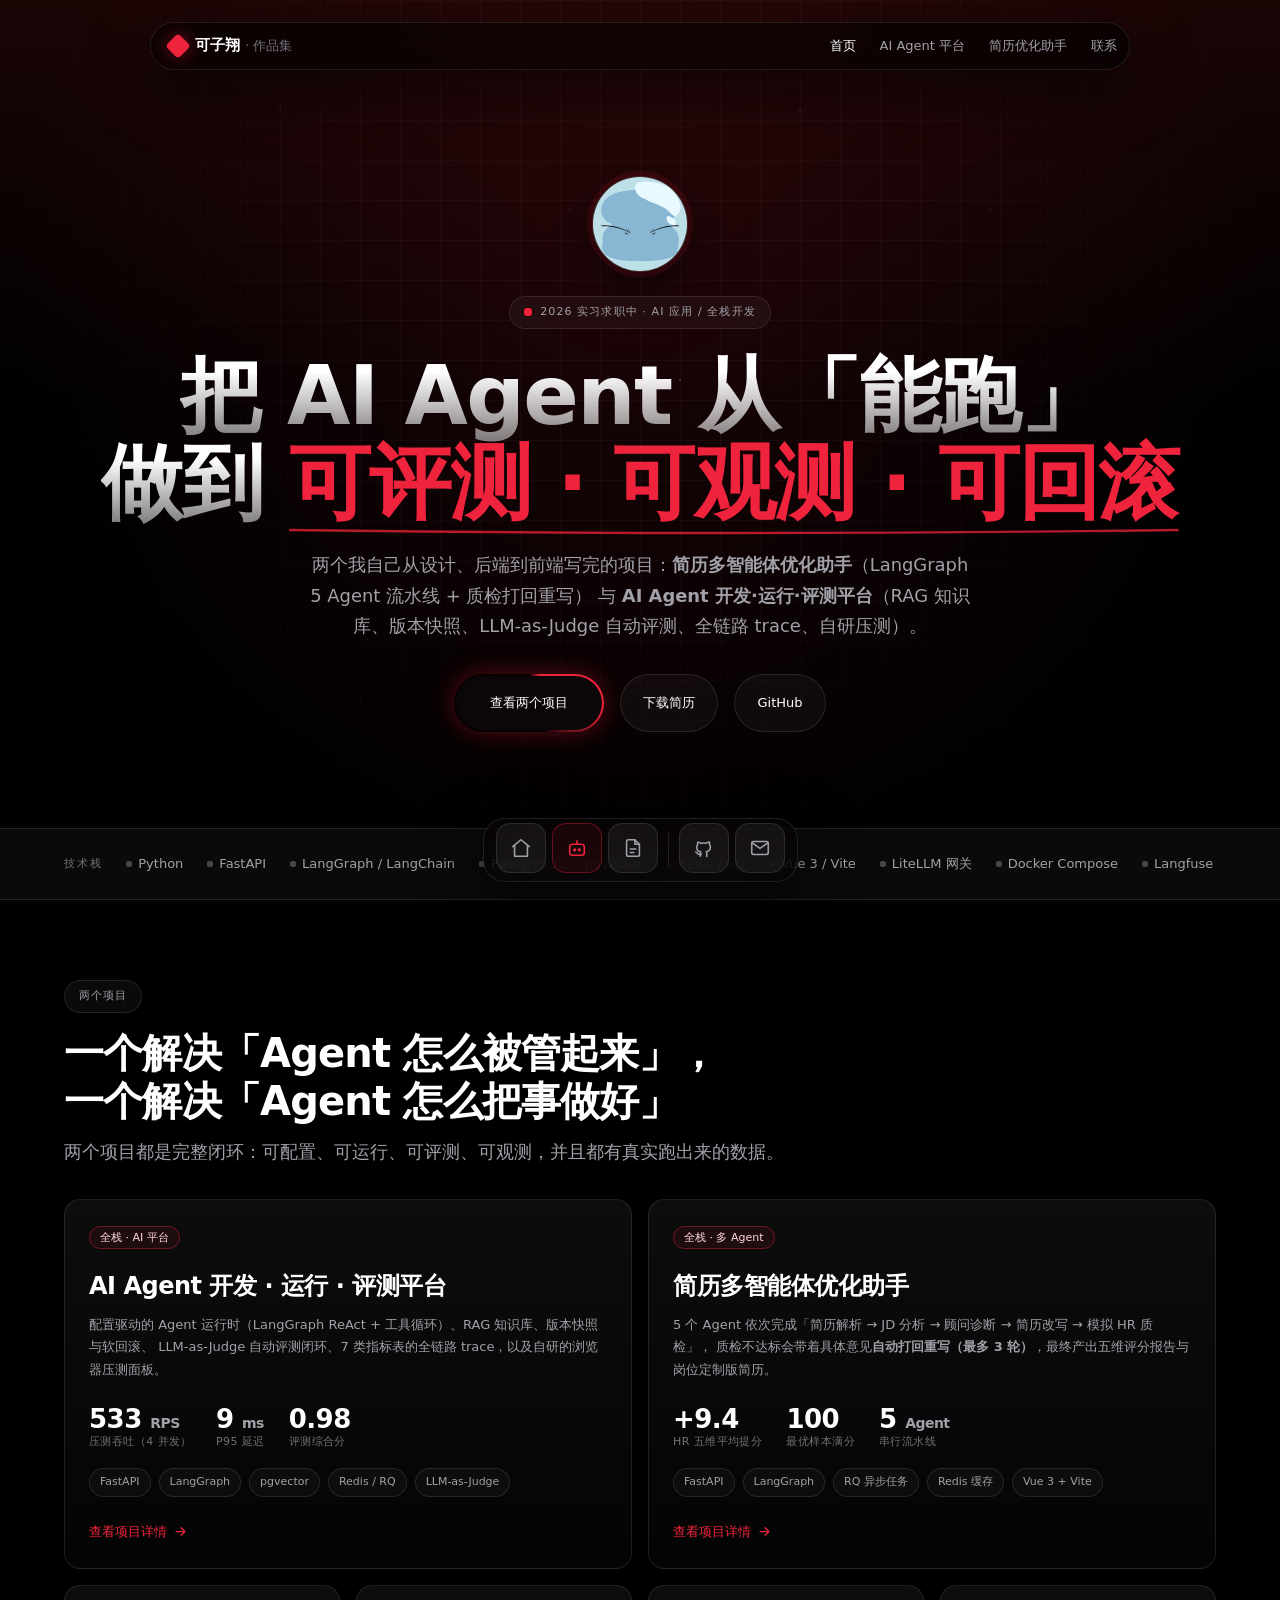
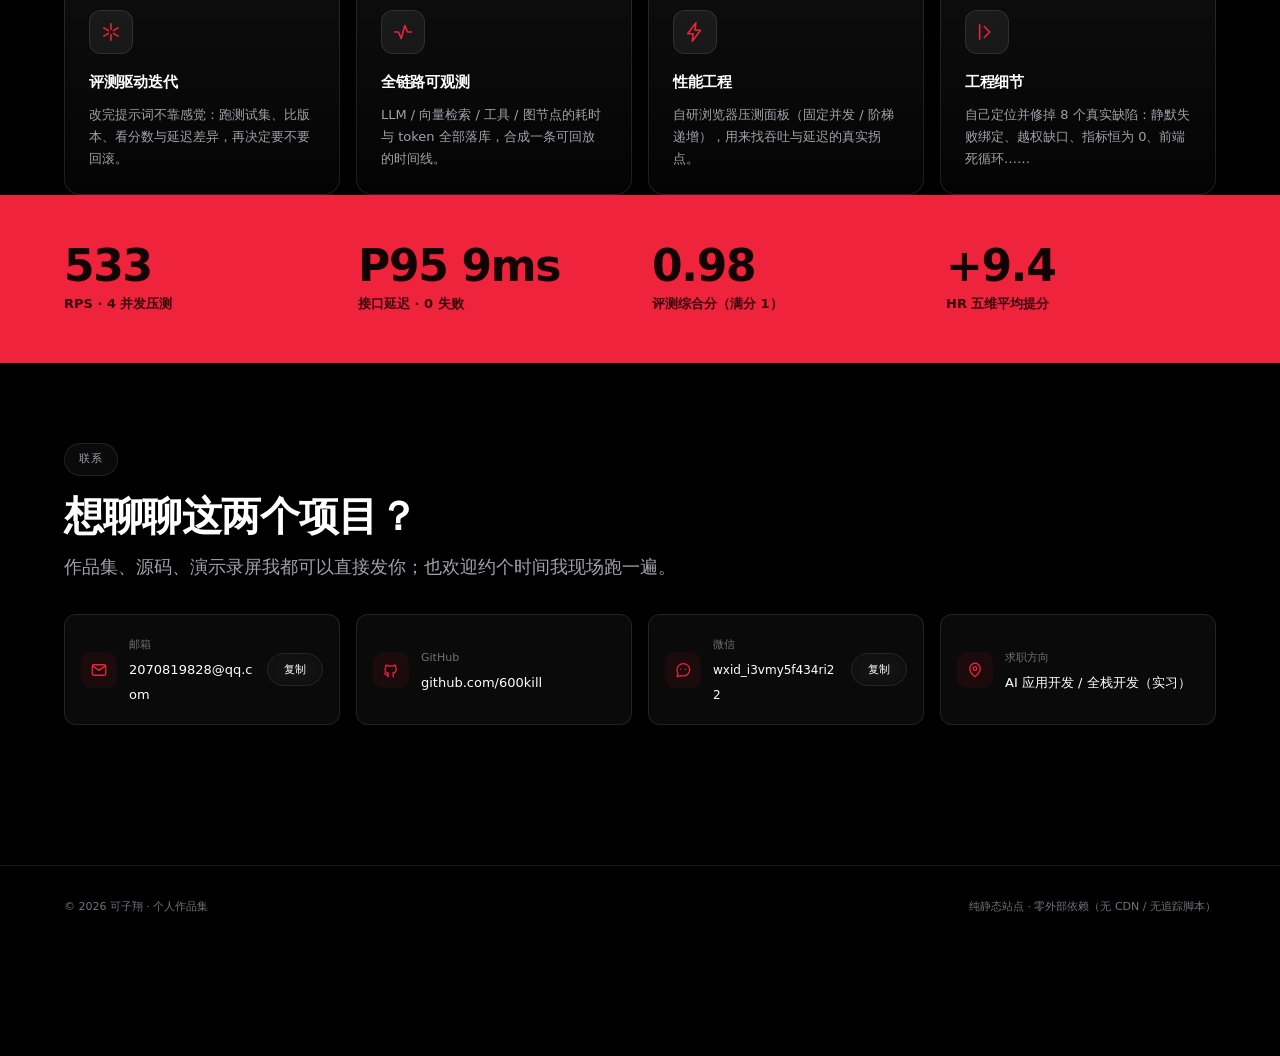
<file: index.html>
<!DOCTYPE html>
<html lang="zh-CN">
<head>
    <meta charset="UTF-8">
    <meta name="viewport" content="width=device-width, initial-scale=1.0">
    <title>个人作品集 · AI Agent 应用开发</title>
    <meta name="description" content="AI Agent 开发：多 Agent 简历优化助手 与 AI Agent 运行/评测平台（RAG、版本快照、LLM-as-Judge、全链路 trace、压测）">
    <link rel="icon" href="data:image/svg+xml,<svg xmlns='http://www.w3.org/2000/svg' viewBox='0 0 16 16'><rect x='4' y='4' width='8' height='8' rx='1.5' fill='%23ef233c' transform='rotate(45 8 8)'/></svg>">
    <link rel="stylesheet" href="assets/tokens.css">
    <link rel="stylesheet" href="assets/site.css">
</head>
<body>

<div class="bg-layer gradient"></div>
<div class="bg-layer grid"></div>

<header class="topnav">
    <div class="topnav-inner">
        <a class="brand" href="index.html">
            <span class="mark"></span>
            <span><span data-site="name">你的名字</span> <small>· 作品集</small></span>
        </a>
        <nav class="topnav-links">
            <a href="index.html">首页</a>
            <a href="agent-platform.html">AI Agent 平台</a>
            <a href="resume-assistant.html">简历优化助手</a>
            <a href="#contact">联系</a>
        </nav>
    </div>
</header>

<main class="page">

    <!-- ==================== Hero ==================== -->
    <section class="hero wrap">
        <img class="avatar reveal" data-site="avatar" alt="头像" src="assets/avatar.jpg" width="96" height="96">
        <span class="eyebrow reveal"><span class="dot-live"></span> 2026 实习求职中 · AI 应用 / 全栈开发</span>

        <h1 class="h1 reveal d1">
            <span class="gradient-text">把 AI Agent 从「能跑」</span><br>
            <span class="gradient-text">做到
                <span class="accent underline-svg">可评测 · 可观测 · 可回滚
                    <svg viewBox="0 0 100 10" preserveAspectRatio="none" aria-hidden="true">
                        <path d="M0 5 Q 50 10 100 5" stroke="currentColor" stroke-width="2" fill="none"/>
                    </svg>
                </span>
            </span>
        </h1>

        <p class="lead reveal d2">
            两个我自己从设计、后端到前端写完的项目：<b>简历多智能体优化助手</b>（LangGraph 5 Agent 流水线 + 质检打回重写）
            与 <b>AI Agent 开发·运行·评测平台</b>（RAG 知识库、版本快照、LLM-as-Judge 自动评测、全链路 trace、自研压测）。
        </p>

        <div class="hero-actions reveal d3">
            <a class="btn shiny" href="#projects">查看两个项目</a>
            <a class="btn" data-resume-btn href="#">下载简历</a>
            <a class="btn" data-site="github" href="#">GitHub</a>
        </div>
    </section>

    <!-- ==================== 技术栈条 ==================== -->
    <div class="stack-strip reveal d4">
        <div class="wrap">
            <span class="label">技术栈</span>
            <div class="items">
                <span><i></i>Python</span>
                <span><i></i>FastAPI</span>
                <span><i></i>LangGraph / LangChain</span>
                <span><i></i>PostgreSQL + pgvector</span>
                <span><i></i>Redis / RQ</span>
                <span><i></i>Vue 3 / Vite</span>
                <span><i></i>LiteLLM 网关</span>
                <span><i></i>Docker Compose</span>
                <span><i></i>Langfuse</span>
            </div>
        </div>
    </div>

    <!-- ==================== 项目 ==================== -->
    <section id="projects" class="wrap" style="margin-top: var(--space-8)">
        <div class="section-head" data-reveal>
            <span class="eyebrow">两个项目</span>
            <h2 class="h2" style="margin-top: var(--space-4)">
                一个解决「Agent 怎么被管起来」，<br>一个解决「Agent 怎么把事做好」
            </h2>
            <p class="lead" style="margin-top: var(--space-3)">
                两个项目都是完整闭环：可配置、可运行、可评测、可观测，并且都有真实跑出来的数据。
            </p>
        </div>

        <div class="bento">
            <!-- 项目一 -->
            <a class="card col-6" href="agent-platform.html" data-reveal>
                <span class="chip accent">全栈 · AI 平台</span>
                <h3 class="h3" style="margin-top: var(--space-4)">AI Agent 开发 · 运行 · 评测平台</h3>
                <p>
                    配置驱动的 Agent 运行时（LangGraph ReAct + 工具循环）、RAG 知识库、版本快照与软回滚、
                    LLM-as-Judge 自动评测闭环、7 类指标表的全链路 trace，以及自研的浏览器压测面板。
                </p>
                <div class="metrics-inline">
                    <div class="m"><div class="v">533 <span class="muted" style="font-size:14px">RPS</span></div><div class="k">压测吞吐（4 并发）</div></div>
                    <div class="m"><div class="v">9 <span class="muted" style="font-size:14px">ms</span></div><div class="k">P95 延迟</div></div>
                    <div class="m"><div class="v">0.98</div><div class="k">评测综合分</div></div>
                </div>
                <div class="chips">
                    <span class="chip">FastAPI</span>
                    <span class="chip">LangGraph</span>
                    <span class="chip">pgvector</span>
                    <span class="chip">Redis / RQ</span>
                    <span class="chip">LLM-as-Judge</span>
                </div>
                <span class="card-link">查看项目详情
                    <svg viewBox="0 0 24 24" fill="none" stroke="currentColor" stroke-width="2" stroke-linecap="round" stroke-linejoin="round"><path d="M5 12h14M13 6l6 6-6 6"/></svg>
                </span>
            </a>

            <!-- 项目二 -->
            <a class="card col-6" href="resume-assistant.html" data-reveal data-reveal-delay="120">
                <span class="chip accent">全栈 · 多 Agent</span>
                <h3 class="h3" style="margin-top: var(--space-4)">简历多智能体优化助手</h3>
                <p>
                    5 个 Agent 依次完成「简历解析 → JD 分析 → 顾问诊断 → 简历改写 → 模拟 HR 质检」，
                    质检不达标会带着具体意见<b>自动打回重写（最多 3 轮）</b>，最终产出五维评分报告与岗位定制版简历。
                </p>
                <div class="metrics-inline">
                    <div class="m"><div class="v">+9.4</div><div class="k">HR 五维平均提分</div></div>
                    <div class="m"><div class="v">100</div><div class="k">最优样本满分</div></div>
                    <div class="m"><div class="v">5 <span class="muted" style="font-size:14px">Agent</span></div><div class="k">串行流水线</div></div>
                </div>
                <div class="chips">
                    <span class="chip">FastAPI</span>
                    <span class="chip">LangGraph</span>
                    <span class="chip">RQ 异步任务</span>
                    <span class="chip">Redis 缓存</span>
                    <span class="chip">Vue 3 + Vite</span>
                </div>
                <span class="card-link">查看项目详情
                    <svg viewBox="0 0 24 24" fill="none" stroke="currentColor" stroke-width="2" stroke-linecap="round" stroke-linejoin="round"><path d="M5 12h14M13 6l6 6-6 6"/></svg>
                </span>
            </a>

            <!-- 能力小卡 -->
            <div class="card col-3" data-reveal>
                <div class="icon">
                    <svg viewBox="0 0 24 24" fill="none" stroke="currentColor" stroke-width="1.7" stroke-linecap="round" stroke-linejoin="round"><path d="M12 3v6M12 21v-6M4.2 7.5l5.2 3M14.6 13.5l5.2 3M19.8 7.5l-5.2 3M9.4 13.5l-5.2 3"/></svg>
                </div>
                <h3 style="font-size: var(--font-size-md)">评测驱动迭代</h3>
                <p>改完提示词不靠感觉：跑测试集、比版本、看分数与延迟差异，再决定要不要回滚。</p>
            </div>

            <div class="card col-3" data-reveal data-reveal-delay="90">
                <div class="icon">
                    <svg viewBox="0 0 24 24" fill="none" stroke="currentColor" stroke-width="1.7" stroke-linecap="round" stroke-linejoin="round"><path d="M3 12h4l3 7 4-14 3 7h4"/></svg>
                </div>
                <h3 style="font-size: var(--font-size-md)">全链路可观测</h3>
                <p>LLM / 向量检索 / 工具 / 图节点的耗时与 token 全部落库，合成一条可回放的时间线。</p>
            </div>

            <div class="card col-3" data-reveal data-reveal-delay="180">
                <div class="icon">
                    <svg viewBox="0 0 24 24" fill="none" stroke="currentColor" stroke-width="1.7" stroke-linecap="round" stroke-linejoin="round"><path d="M13 2 4 14h6l-1 8 9-12h-6l1-8z"/></svg>
                </div>
                <h3 style="font-size: var(--font-size-md)">性能工程</h3>
                <p>自研浏览器压测面板（固定并发 / 阶梯递增），用来找吞吐与延迟的真实拐点。</p>
            </div>

            <div class="card col-3" data-reveal data-reveal-delay="270">
                <div class="icon">
                    <svg viewBox="0 0 24 24" fill="none" stroke="currentColor" stroke-width="1.7" stroke-linecap="round" stroke-linejoin="round"><path d="M9 18 15 12 9 6"/><path d="M4 4v16"/></svg>
                </div>
                <h3 style="font-size: var(--font-size-md)">工程细节</h3>
                <p>自己定位并修掉 8 个真实缺陷：静默失败绑定、越权缺口、指标恒为 0、前端死循环……</p>
            </div>
        </div>
    </section>

    <!-- ==================== 数据条 ==================== -->
    <section class="stat-band">
        <div class="wrap">
            <div class="s"><div class="v">533</div><div class="k">RPS · 4 并发压测</div></div>
            <div class="s"><div class="v">P95 9ms</div><div class="k">接口延迟 · 0 失败</div></div>
            <div class="s"><div class="v">0.98</div><div class="k">评测综合分（满分 1）</div></div>
            <div class="s"><div class="v">+9.4</div><div class="k">HR 五维平均提分</div></div>
        </div>
    </section>

    <!-- ==================== 联系 ==================== -->
    <section id="contact" class="wrap" style="margin-top: var(--space-8)">
        <div class="section-head" data-reveal>
            <span class="eyebrow">联系</span>
            <h2 class="h2" style="margin-top: var(--space-4)">想聊聊这两个项目？</h2>
            <p class="lead" style="margin-top: var(--space-3)">作品集、源码、演示录屏我都可以直接发你；也欢迎约个时间我现场跑一遍。</p>
        </div>
        <div class="contact-grid" data-reveal>
            <div class="contact-item">
                <span class="icon"><svg viewBox="0 0 24 24" fill="none" stroke="currentColor" stroke-width="1.7" stroke-linecap="round" stroke-linejoin="round"><rect x="3" y="5" width="18" height="14" rx="2"/><path d="m3.5 6.5 8.5 6 8.5-6"/></svg></span>
                <span style="min-width:0">
                    <span class="k">邮箱</span><br>
                    <a class="v" data-site="email" href="mailto:2070819828@qq.com" style="word-break:break-all">2070819828@qq.com</a>
                </span>
                <button class="btn small ghost" data-copy="email" type="button" style="margin-left:auto">复制</button>
            </div>
            <a class="contact-item" data-site="github" href="#">
                <span class="icon"><svg viewBox="0 0 24 24" fill="none" stroke="currentColor" stroke-width="1.7" stroke-linecap="round" stroke-linejoin="round"><path d="M9 19c-4.3 1.2-4.3-2.2-6-2.6m12 5v-3.5c0-1 .1-1.4-.5-2 2.8-.3 4.5-1.4 4.5-5a3.9 3.9 0 0 0-1.1-2.7 3.6 3.6 0 0 0-.1-2.8s-1.2-.3-3.8 1.5a9.3 9.3 0 0 0-5 0C6.4 5.4 5.2 5.7 5.2 5.7a3.6 3.6 0 0 0-.1 2.8A3.9 3.9 0 0 0 4 11.2c0 3.6 1.7 4.7 4.5 5-.6.6-.6 1.2-.5 2V21"/></svg></span>
                <span style="min-width:0">
                    <span class="k">GitHub</span><br>
                    <span class="v" data-site="github" style="word-break:break-all">github.com/600kill</span>
                </span>
            </a>
            <div class="contact-item">
                <span class="icon"><svg viewBox="0 0 24 24" fill="none" stroke="currentColor" stroke-width="1.7" stroke-linecap="round" stroke-linejoin="round"><path d="M21 11.5a8.4 8.4 0 0 1-9 8.4 9.6 9.6 0 0 1-3.2-.5L4 21l1.6-4.2A8.2 8.2 0 0 1 4 11.5C4 7 8 3.5 12.5 3.5S21 7 21 11.5z"/><path d="M9 11h.01M15 11h.01"/></svg></span>
                <span style="min-width:0">
                    <span class="k">微信</span><br>
                    <span class="v mono" data-site="wechat" style="word-break:break-all;font-size:12px">wxid_i3vmy5f434ri22</span>
                </span>
                <button class="btn small ghost" data-copy="wechat" type="button" style="margin-left:auto">复制</button>
            </div>
            <div class="contact-item">
                <span class="icon"><svg viewBox="0 0 24 24" fill="none" stroke="currentColor" stroke-width="1.7" stroke-linecap="round" stroke-linejoin="round"><path d="M12 21s7-5.6 7-11a7 7 0 1 0-14 0c0 5.4 7 11 7 11z"/><circle cx="12" cy="10" r="2.5"/></svg></span>
                <span style="min-width:0"><span class="k">求职方向</span><br><span class="v" data-site="direction">AI 应用开发 / 全栈开发（实习）</span></span>
            </div>
        </div>
    </section>

</main>

<footer class="site-foot">
    <div class="wrap">
        <span>© 2026 <span data-site="name">你的名字</span> · 个人作品集</span>
        <span>纯静态站点 · 零外部依赖（无 CDN / 无追踪脚本）</span>
    </div>
</footer>

<div class="dock-wrap" id="dock"></div>
<script src="assets/dock.js" defer></script>
</body>
</html>
</file>
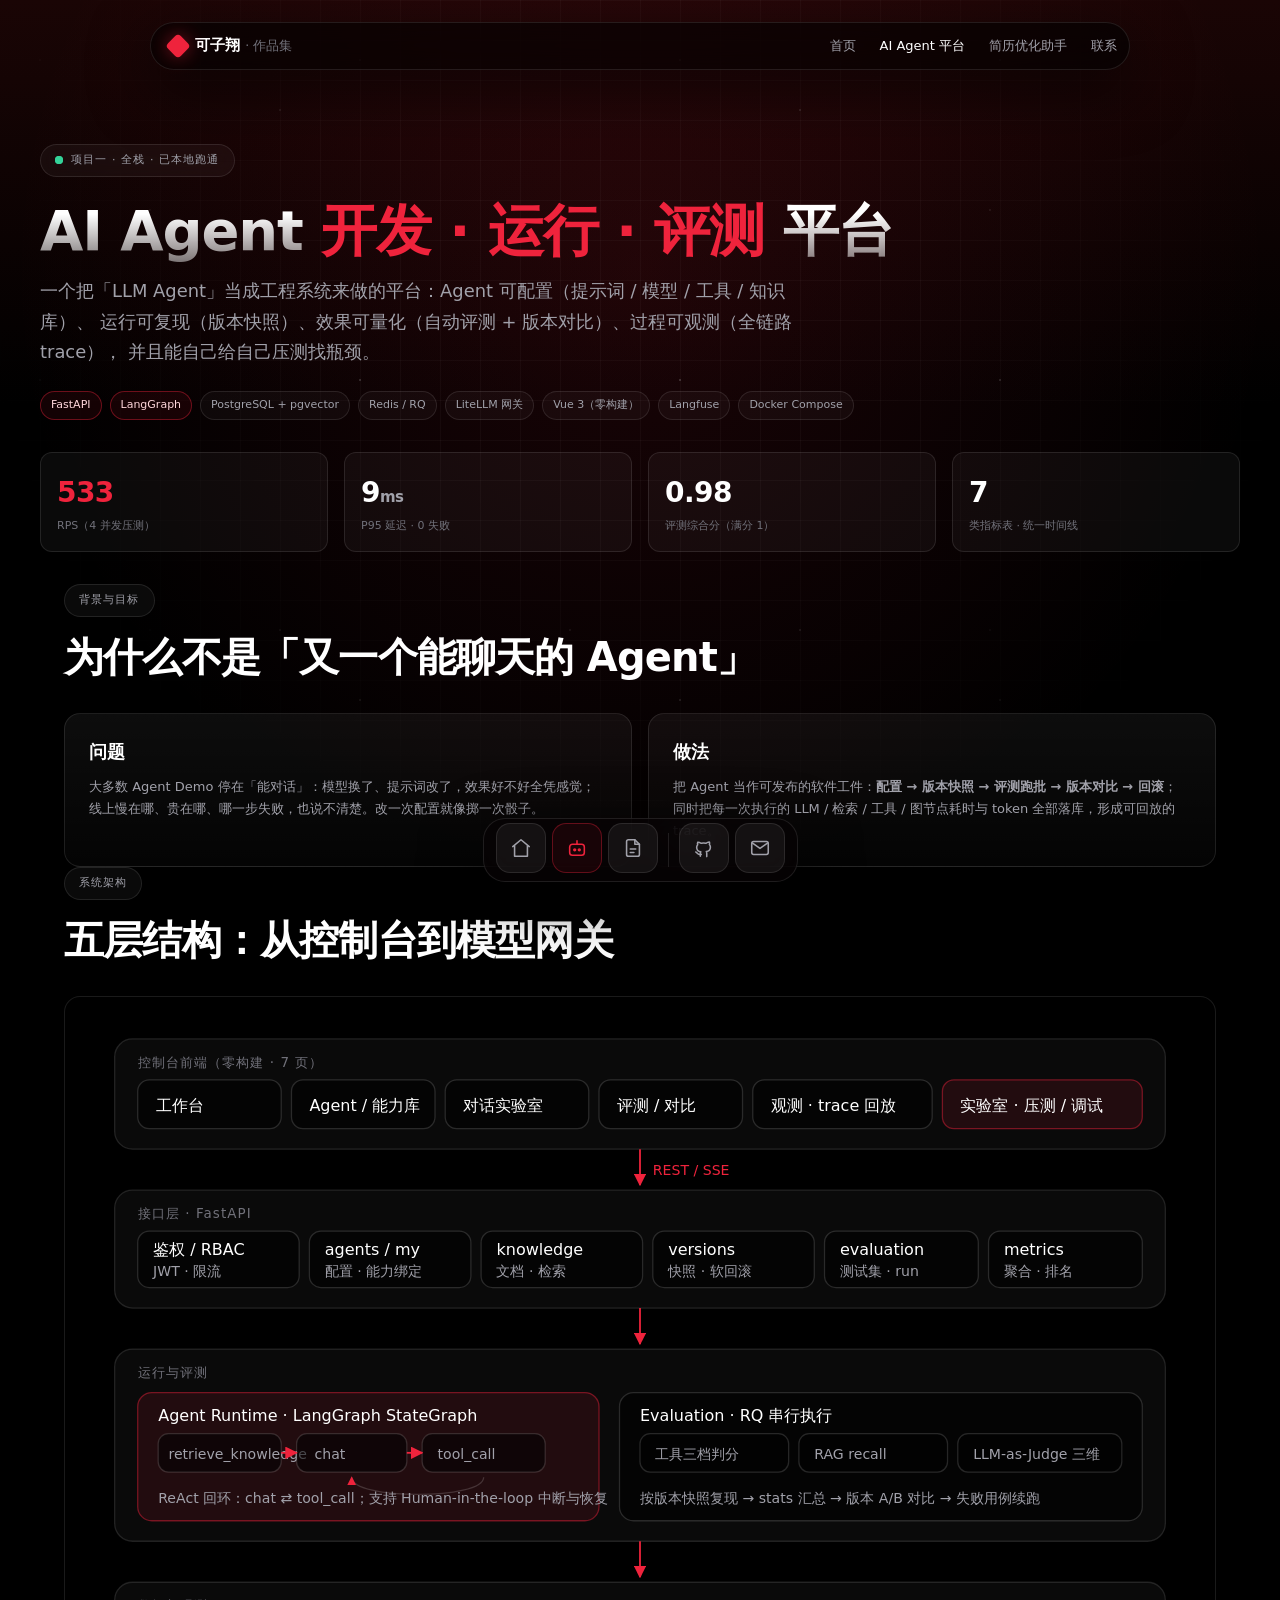
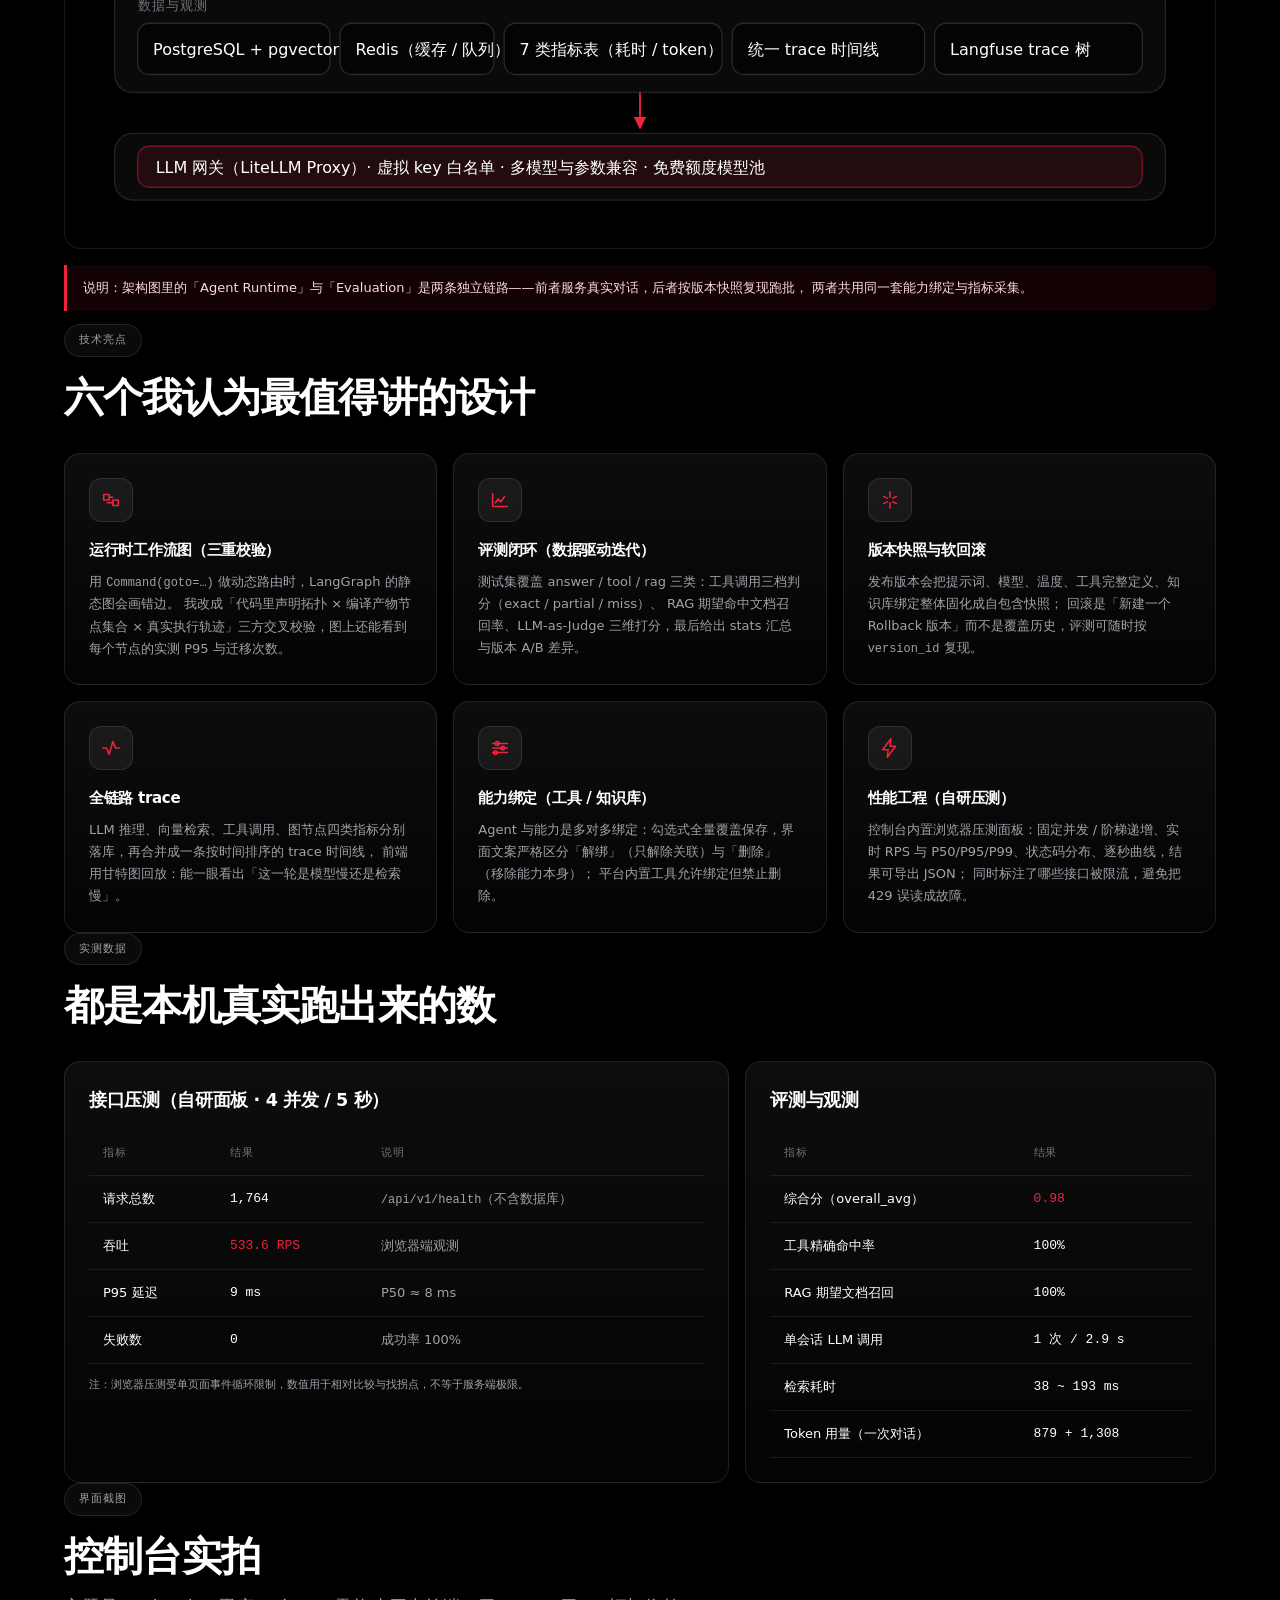
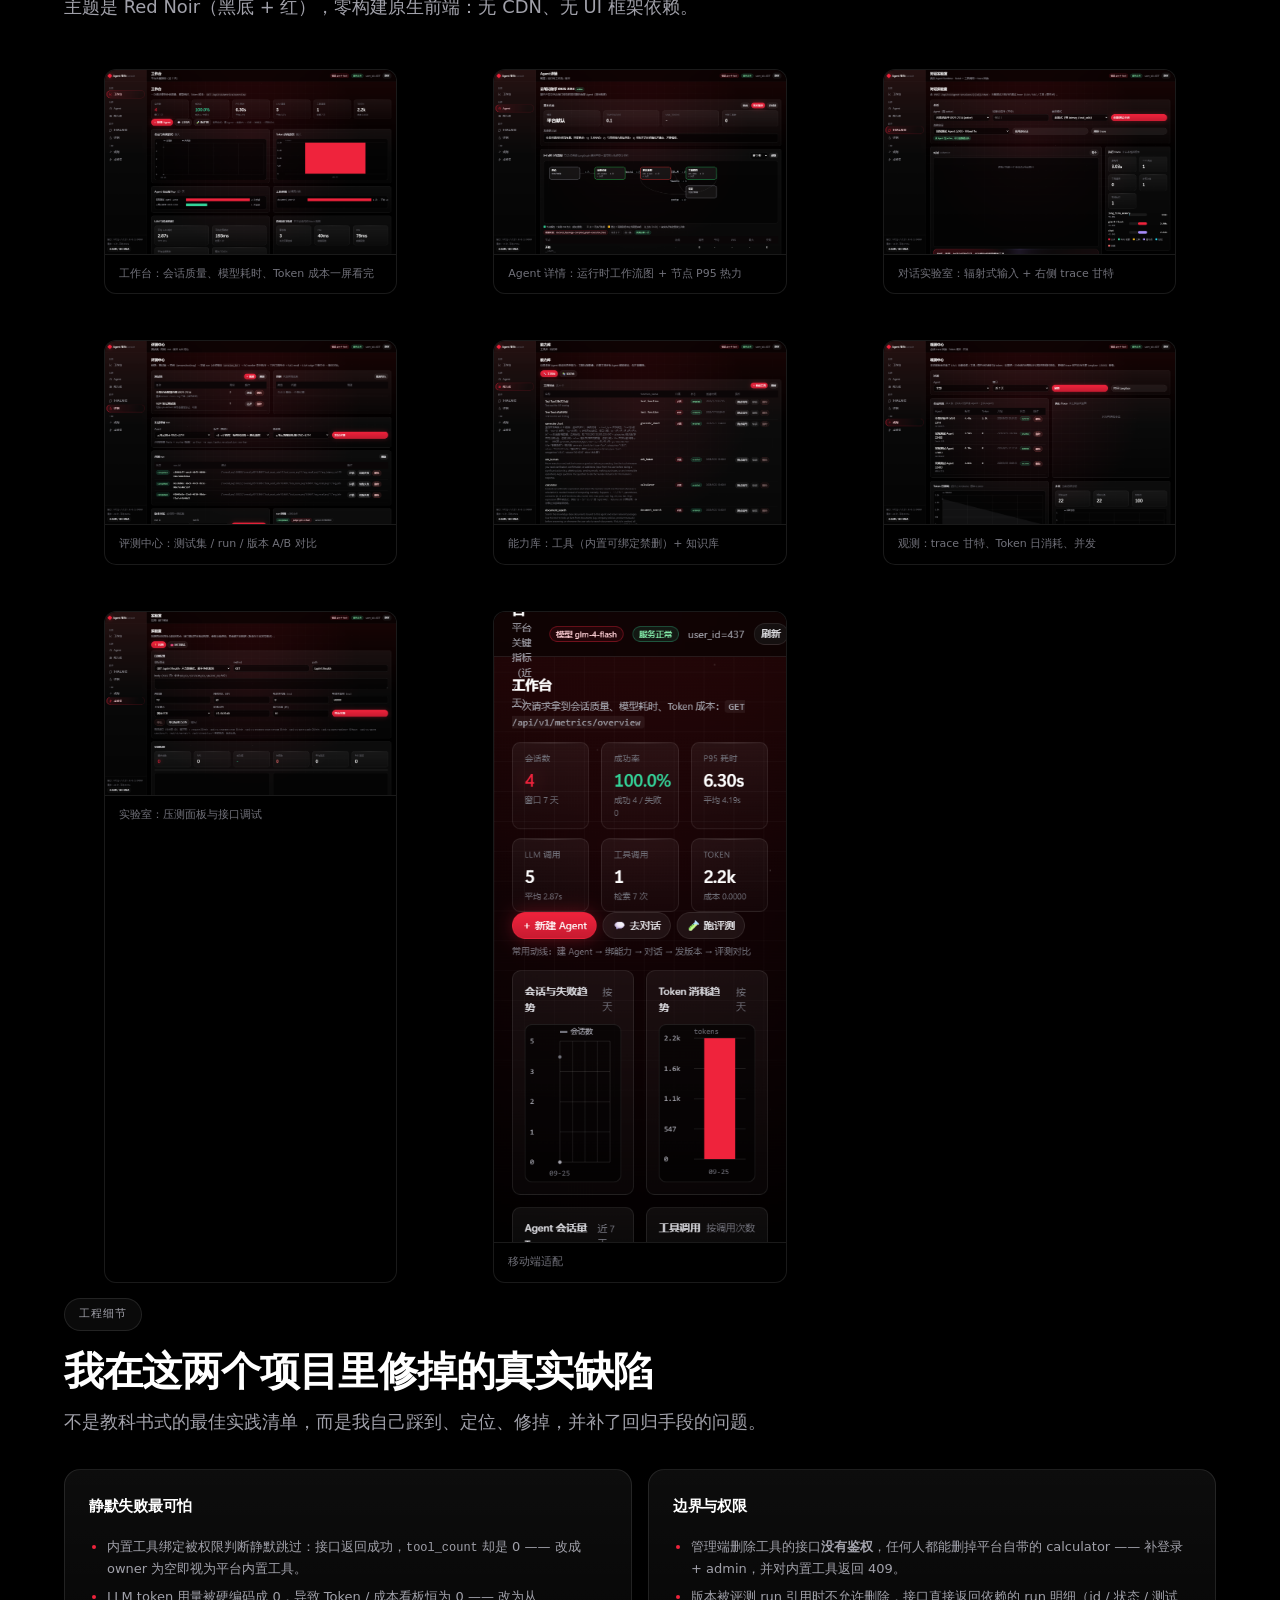
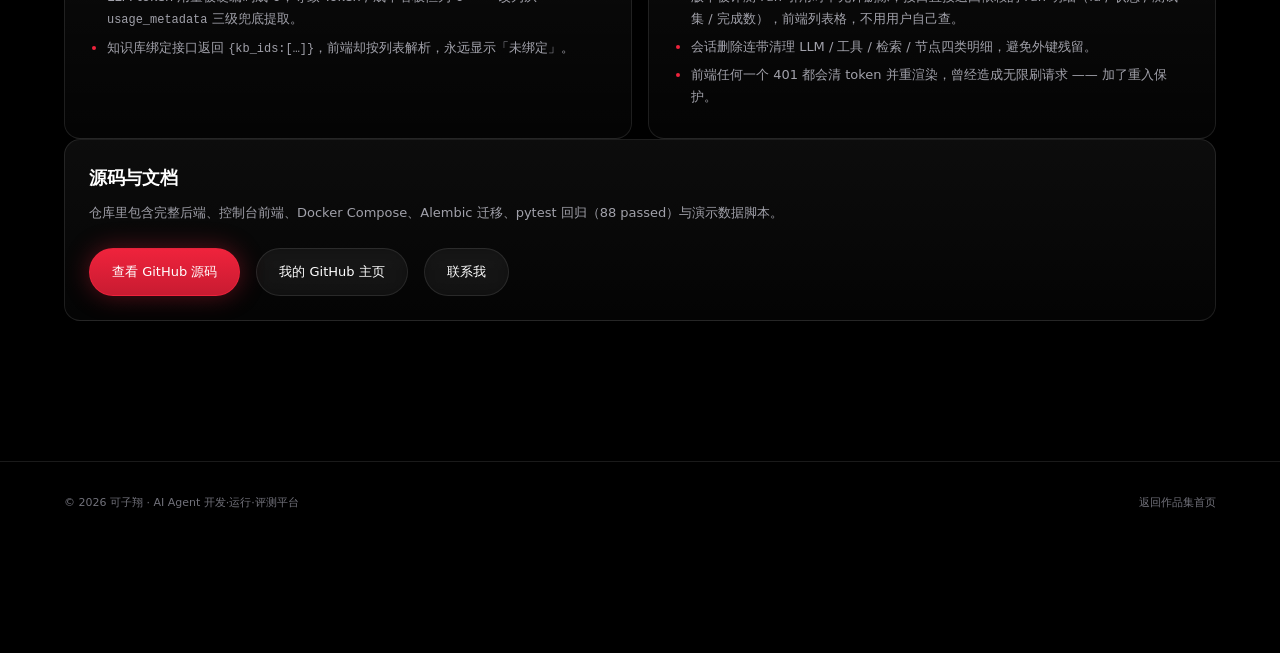
<file: agent-platform.html>
<!DOCTYPE html>
<html lang="zh-CN">
<head>
    <meta charset="UTF-8">
    <meta name="viewport" content="width=device-width, initial-scale=1.0">
    <title>AI Agent 开发·运行·评测平台 · 项目详情</title>
    <meta name="description" content="配置驱动的 Agent 运行时（LangGraph ReAct）、RAG 知识库、版本快照与软回滚、LLM-as-Judge 评测闭环、全链路 trace 与自研压测">
    <link rel="icon" href="data:image/svg+xml,<svg xmlns='http://www.w3.org/2000/svg' viewBox='0 0 16 16'><rect x='4' y='4' width='8' height='8' rx='1.5' fill='%23ef233c' transform='rotate(45 8 8)'/></svg>">
    <link rel="stylesheet" href="assets/tokens.css">
    <link rel="stylesheet" href="assets/site.css">
</head>
<body>

<div class="bg-layer gradient"></div>
<div class="bg-layer grid"></div>

<header class="topnav">
    <div class="topnav-inner">
        <a class="brand" href="index.html">
            <span class="mark"></span>
            <span><span data-site="name">你的名字</span> <small>· 作品集</small></span>
        </a>
        <nav class="topnav-links">
            <a href="index.html">首页</a>
            <a href="agent-platform.html">AI Agent 平台</a>
            <a href="resume-assistant.html">简历优化助手</a>
            <a href="#contact">联系</a>
        </nav>
    </div>
</header>

<main class="page">

    <!-- ==================== 页首 ==================== -->
    <section class="page-hero wrap">
        <span class="eyebrow reveal"><span class="dot-live dot-ok"></span> 项目一 · 全栈 · 已本地跑通</span>
        <h1 class="h1 reveal d1" style="margin-top: var(--space-5)">
            <span class="gradient-text">AI Agent</span> <span class="accent">开发 · 运行 · 评测</span> <span class="gradient-text">平台</span>
        </h1>
        <p class="lead reveal d2" style="max-width: 760px; margin-top: var(--space-4)">
            一个把「LLM Agent」当成工程系统来做的平台：Agent 可配置（提示词 / 模型 / 工具 / 知识库）、
            运行可复现（版本快照）、效果可量化（自动评测 + 版本对比）、过程可观测（全链路 trace），
            并且能自己给自己压测找瓶颈。
        </p>
        <div class="chips reveal d3" style="margin-top: var(--space-5)">
            <span class="chip accent">FastAPI</span>
            <span class="chip accent">LangGraph</span>
            <span class="chip">PostgreSQL + pgvector</span>
            <span class="chip">Redis / RQ</span>
            <span class="chip">LiteLLM 网关</span>
            <span class="chip">Vue 3（零构建）</span>
            <span class="chip">Langfuse</span>
            <span class="chip">Docker Compose</span>
        </div>

        <div class="hero-metrics reveal d4">
            <div class="m"><div class="v accent">533</div><div class="k">RPS（4 并发压测）</div></div>
            <div class="m"><div class="v">9<span class="muted" style="font-size:15px">ms</span></div><div class="k">P95 延迟 · 0 失败</div></div>
            <div class="m"><div class="v">0.98</div><div class="k">评测综合分（满分 1）</div></div>
            <div class="m"><div class="v">7</div><div class="k">类指标表 · 统一时间线</div></div>
        </div>
    </section>

    <!-- ==================== 背景与目标 ==================== -->
    <section class="wrap">
        <div class="section-head" data-reveal>
            <span class="eyebrow">背景与目标</span>
            <h2 class="h2" style="margin-top: var(--space-4)">为什么不是「又一个能聊天的 Agent」</h2>
        </div>
        <div class="bento">
            <div class="card col-6" data-reveal>
                <h3>问题</h3>
                <p>
                    大多数 Agent Demo 停在「能对话」：模型换了、提示词改了，效果好不好全凭感觉；
                    线上慢在哪、贵在哪、哪一步失败，也说不清楚。改一次配置就像掷一次骰子。
                </p>
            </div>
            <div class="card col-6" data-reveal data-reveal-delay="120">
                <h3>做法</h3>
                <p>
                    把 Agent 当作可发布的软件工件：<b>配置 → 版本快照 → 评测跑批 → 版本对比 → 回滚</b>；
                    同时把每一次执行的 LLM / 检索 / 工具 / 图节点耗时与 token 全部落库，形成可回放的 trace。
                </p>
            </div>
        </div>
    </section>

    <!-- ==================== 架构图 ==================== -->
    <section class="wrap">
        <div class="section-head" data-reveal>
            <span class="eyebrow">系统架构</span>
            <h2 class="h2" style="margin-top: var(--space-4)">五层结构：从控制台到模型网关</h2>
        </div>
        <div class="diagram" data-reveal>
            <svg viewBox="0 0 860 620" role="img" aria-label="系统架构图">
                <defs>
                    <marker id="arrow" viewBox="0 0 10 10" refX="9" refY="5" markerWidth="7" markerHeight="7" orient="auto">
                        <path d="M0 0 L10 5 L0 10 z" fill="#ef233c"/>
                    </marker>
                    <style>
                        .band { fill: rgba(255,255,255,.04); stroke: rgba(255,255,255,.12); }
                        .box { fill: rgba(0,0,0,.55); stroke: rgba(255,255,255,.14); }
                        .box-hi { fill: rgba(239,35,60,.10); stroke: rgba(239,35,60,.45); }
                        .t { fill: #ffffff; font-size: 12.5px; }
                        .ts { fill: #a1a1aa; font-size: 11px; }
                        .tk { fill: #71717a; font-size: 10.5px; letter-spacing: .08em; }
                        .acc { fill: #ef233c; font-size: 11px; }
                        .line { stroke: #ef233c; stroke-width: 1.4; fill: none; }
                        .thinline { stroke: rgba(255,255,255,.16); stroke-width: 1; fill: none; }
                    </style>
                </defs>

                <!-- 1 前端 -->
                <rect class="band" x="20" y="14" width="820" height="86" rx="14"/>
                <text class="tk" x="38" y="36">控制台前端（零构建 · 7 页）</text>
                <rect class="box" x="38" y="46" width="112" height="38" rx="9"/><text class="t" x="52" y="70">工作台</text>
                <rect class="box" x="158" y="46" width="112" height="38" rx="9"/><text class="t" x="172" y="70">Agent / 能力库</text>
                <rect class="box" x="278" y="46" width="112" height="38" rx="9"/><text class="t" x="292" y="70">对话实验室</text>
                <rect class="box" x="398" y="46" width="112" height="38" rx="9"/><text class="t" x="412" y="70">评测 / 对比</text>
                <rect class="box" x="518" y="46" width="140" height="38" rx="9"/><text class="t" x="532" y="70">观测 · trace 回放</text>
                <rect class="box-hi" x="666" y="46" width="156" height="38" rx="9"/><text class="t" x="680" y="70">实验室 · 压测 / 调试</text>

                <path class="line" d="M430 100 L430 128" marker-end="url(#arrow)"/>
                <text class="acc" x="440" y="120">REST / SSE</text>

                <!-- 2 接口层 -->
                <rect class="band" x="20" y="132" width="820" height="92" rx="14"/>
                <text class="tk" x="38" y="154">接口层 · FastAPI</text>
                <rect class="box" x="38" y="164" width="126" height="44" rx="9"/><text class="t" x="50" y="183">鉴权 / RBAC</text><text class="ts" x="50" y="199">JWT · 限流</text>
                <rect class="box" x="172" y="164" width="126" height="44" rx="9"/><text class="t" x="184" y="183">agents / my</text><text class="ts" x="184" y="199">配置 · 能力绑定</text>
                <rect class="box" x="306" y="164" width="126" height="44" rx="9"/><text class="t" x="318" y="183">knowledge</text><text class="ts" x="318" y="199">文档 · 检索</text>
                <rect class="box" x="440" y="164" width="126" height="44" rx="9"/><text class="t" x="452" y="183">versions</text><text class="ts" x="452" y="199">快照 · 软回滚</text>
                <rect class="box" x="574" y="164" width="120" height="44" rx="9"/><text class="t" x="586" y="183">evaluation</text><text class="ts" x="586" y="199">测试集 · run</text>
                <rect class="box" x="702" y="164" width="120" height="44" rx="9"/><text class="t" x="714" y="183">metrics</text><text class="ts" x="714" y="199">聚合 · 排名</text>

                <path class="line" d="M430 224 L430 252" marker-end="url(#arrow)"/>

                <!-- 3 运行与评测 -->
                <rect class="band" x="20" y="256" width="820" height="150" rx="14"/>
                <text class="tk" x="38" y="278">运行与评测</text>
                <rect class="box-hi" x="38" y="290" width="360" height="100" rx="11"/>
                <text class="t" x="54" y="312">Agent Runtime · LangGraph StateGraph</text>
                <rect class="box" x="54" y="322" width="96" height="30" rx="8"/><text class="ts" x="62" y="342">retrieve_knowledge</text>
                <rect class="box" x="162" y="322" width="86" height="30" rx="8"/><text class="ts" x="176" y="342">chat</text>
                <rect class="box" x="260" y="322" width="96" height="30" rx="8"/><text class="ts" x="272" y="342">tool_call</text>
                <path class="line" d="M150 337 L162 337" marker-end="url(#arrow)"/>
                <path class="line" d="M248 337 L260 337" marker-end="url(#arrow)"/>
                <path class="thinline" d="M308 356 C308 374 205 374 205 356" marker-end="url(#arrow)"/>
                <text class="ts" x="54" y="376">ReAct 回环：chat ⇄ tool_call；支持 Human-in-the-loop 中断与恢复</text>

                <rect class="box" x="414" y="290" width="408" height="100" rx="11"/>
                <text class="t" x="430" y="312">Evaluation · RQ 串行执行</text>
                <rect class="box" x="430" y="322" width="116" height="30" rx="8"/><text class="ts" x="442" y="342">工具三档判分</text>
                <rect class="box" x="554" y="322" width="116" height="30" rx="8"/><text class="ts" x="566" y="342">RAG recall</text>
                <rect class="box" x="678" y="322" width="128" height="30" rx="8"/><text class="ts" x="690" y="342">LLM-as-Judge 三维</text>
                <text class="ts" x="430" y="376">按版本快照复现 → stats 汇总 → 版本 A/B 对比 → 失败用例续跑</text>

                <path class="line" d="M430 406 L430 434" marker-end="url(#arrow)"/>

                <!-- 4 数据与观测 -->
                <rect class="band" x="20" y="438" width="820" height="86" rx="14"/>
                <text class="tk" x="38" y="460">数据与观测</text>
                <rect class="box" x="38" y="470" width="150" height="40" rx="9"/><text class="t" x="50" y="495">PostgreSQL + pgvector</text>
                <rect class="box" x="196" y="470" width="120" height="40" rx="9"/><text class="t" x="208" y="495">Redis（缓存 / 队列）</text>
                <rect class="box" x="324" y="470" width="170" height="40" rx="9"/><text class="t" x="336" y="495">7 类指标表（耗时 / token）</text>
                <rect class="box" x="502" y="470" width="150" height="40" rx="9"/><text class="t" x="514" y="495">统一 trace 时间线</text>
                <rect class="box" x="660" y="470" width="162" height="40" rx="9"/><text class="t" x="672" y="495">Langfuse trace 树</text>

                <path class="line" d="M430 524 L430 552" marker-end="url(#arrow)"/>

                <!-- 5 模型网关 -->
                <rect class="band" x="20" y="556" width="820" height="52" rx="14"/>
                <rect class="box-hi" x="38" y="566" width="784" height="32" rx="9"/>
                <text class="t" x="52" y="587">LLM 网关（LiteLLM Proxy）· 虚拟 key 白名单 · 多模型与参数兼容 · 免费额度模型池</text>
            </svg>
        </div>
        <p class="note" data-reveal>
            说明：架构图里的「Agent Runtime」与「Evaluation」是两条独立链路——前者服务真实对话，后者按版本快照复现跑批，
            两者共用同一套能力绑定与指标采集。
        </p>
    </section>

    <!-- ==================== 技术亮点 ==================== -->
    <section class="wrap">
        <div class="section-head" data-reveal>
            <span class="eyebrow">技术亮点</span>
            <h2 class="h2" style="margin-top: var(--space-4)">六个我认为最值得讲的设计</h2>
        </div>
        <div class="bento">
            <div class="card col-4" data-reveal>
                <div class="icon"><svg viewBox="0 0 24 24" fill="none" stroke="currentColor" stroke-width="1.7" stroke-linecap="round" stroke-linejoin="round"><path d="M4 6h6v6H4zM14 12h6v6h-6z"/><path d="M10 9h4M14 15H8"/></svg></div>
                <h3 style="font-size: var(--font-size-md)">运行时工作流图（三重校验）</h3>
                <p>
                    用 <code>Command(goto=…)</code> 做动态路由时，LangGraph 的静态图会画错边。
                    我改成「代码里声明拓扑 × 编译产物节点集合 × 真实执行轨迹」三方交叉校验，图上还能看到每个节点的实测 P95 与迁移次数。
                </p>
            </div>
            <div class="card col-4" data-reveal data-reveal-delay="90">
                <div class="icon"><svg viewBox="0 0 24 24" fill="none" stroke="currentColor" stroke-width="1.7" stroke-linecap="round" stroke-linejoin="round"><path d="M4 19V5M4 19h16"/><path d="m7 15 3-4 3 3 4-6"/></svg></div>
                <h3 style="font-size: var(--font-size-md)">评测闭环（数据驱动迭代）</h3>
                <p>
                    测试集覆盖 answer / tool / rag 三类：工具调用三档判分（exact / partial / miss）、
                    RAG 期望命中文档召回率、LLM-as-Judge 三维打分，最后给出 stats 汇总与版本 A/B 差异。
                </p>
            </div>
            <div class="card col-4" data-reveal data-reveal-delay="180">
                <div class="icon"><svg viewBox="0 0 24 24" fill="none" stroke="currentColor" stroke-width="1.7" stroke-linecap="round" stroke-linejoin="round"><path d="M12 3v6M12 15v6M5 8l4 2M15 14l4 2M19 8l-4 2M9 14l-4 2"/></svg></div>
                <h3 style="font-size: var(--font-size-md)">版本快照与软回滚</h3>
                <p>
                    发布版本会把提示词、模型、温度、工具完整定义、知识库绑定整体固化成自包含快照；
                    回滚是「新建一个 Rollback 版本」而不是覆盖历史，评测可随时按 <code>version_id</code> 复现。
                </p>
            </div>
            <div class="card col-4" data-reveal>
                <div class="icon"><svg viewBox="0 0 24 24" fill="none" stroke="currentColor" stroke-width="1.7" stroke-linecap="round" stroke-linejoin="round"><path d="M3 12h4l3 7 4-14 3 7h4"/></svg></div>
                <h3 style="font-size: var(--font-size-md)">全链路 trace</h3>
                <p>
                    LLM 推理、向量检索、工具调用、图节点四类指标分别落库，再合并成一条按时间排序的 trace 时间线，
                    前端用甘特图回放：能一眼看出「这一轮是模型慢还是检索慢」。
                </p>
            </div>
            <div class="card col-4" data-reveal data-reveal-delay="90">
                <div class="icon"><svg viewBox="0 0 24 24" fill="none" stroke="currentColor" stroke-width="1.7" stroke-linecap="round" stroke-linejoin="round"><path d="M4 7h16M4 12h16M4 17h16"/><circle cx="9" cy="7" r="2"/><circle cx="15" cy="12" r="2"/><circle cx="7" cy="17" r="2"/></svg></div>
                <h3 style="font-size: var(--font-size-md)">能力绑定（工具 / 知识库）</h3>
                <p>
                    Agent 与能力是多对多绑定：勾选式全量覆盖保存，界面文案严格区分「解绑」（只解除关联）与「删除」（移除能力本身）；
                    平台内置工具允许绑定但禁止删除。
                </p>
            </div>
            <div class="card col-4" data-reveal data-reveal-delay="180">
                <div class="icon"><svg viewBox="0 0 24 24" fill="none" stroke="currentColor" stroke-width="1.7" stroke-linecap="round" stroke-linejoin="round"><path d="M13 2 4 14h6l-1 8 9-12h-6l1-8z"/></svg></div>
                <h3 style="font-size: var(--font-size-md)">性能工程（自研压测）</h3>
                <p>
                    控制台内置浏览器压测面板：固定并发 / 阶梯递增、实时 RPS 与 P50/P95/P99、状态码分布、逐秒曲线，结果可导出 JSON；
                    同时标注了哪些接口被限流，避免把 429 误读成故障。
                </p>
            </div>
        </div>
    </section>

    <!-- ==================== 实测数据 ==================== -->
    <section class="wrap">
        <div class="section-head" data-reveal>
            <span class="eyebrow">实测数据</span>
            <h2 class="h2" style="margin-top: var(--space-4)">都是本机真实跑出来的数</h2>
        </div>
        <div class="bento">
            <div class="card col-7" data-reveal>
                <h3>接口压测（自研面板 · 4 并发 / 5 秒）</h3>
                <table class="data" style="margin-top: var(--space-4)">
                    <thead><tr><th>指标</th><th>结果</th><th>说明</th></tr></thead>
                    <tbody>
                        <tr><td>请求总数</td><td class="num">1,764</td><td class="muted"><code>/api/v1/health</code>（不含数据库）</td></tr>
                        <tr><td>吞吐</td><td class="num accent">533.6 RPS</td><td class="muted">浏览器端观测</td></tr>
                        <tr><td>P95 延迟</td><td class="num">9 ms</td><td class="muted">P50 ≈ 8 ms</td></tr>
                        <tr><td>失败数</td><td class="num">0</td><td class="muted">成功率 100%</td></tr>
                    </tbody>
                </table>
                <p class="dim" style="margin-top: var(--space-3); font-size: var(--font-size-xs)">
                    注：浏览器压测受单页面事件循环限制，数值用于相对比较与找拐点，不等于服务端极限。
                </p>
            </div>
            <div class="card col-5" data-reveal data-reveal-delay="120">
                <h3>评测与观测</h3>
                <table class="data" style="margin-top: var(--space-4)">
                    <thead><tr><th>指标</th><th>结果</th></tr></thead>
                    <tbody>
                        <tr><td>综合分（overall_avg）</td><td class="num accent">0.98</td></tr>
                        <tr><td>工具精确命中率</td><td class="num">100%</td></tr>
                        <tr><td>RAG 期望文档召回</td><td class="num">100%</td></tr>
                        <tr><td>单会话 LLM 调用</td><td class="num">1 次 / 2.9 s</td></tr>
                        <tr><td>检索耗时</td><td class="num">38 ~ 193 ms</td></tr>
                        <tr><td>Token 用量（一次对话）</td><td class="num">879 + 1,308</td></tr>
                    </tbody>
                </table>
            </div>
        </div>
    </section>

    <!-- ==================== 截图 ==================== -->
    <section class="wrap">
        <div class="section-head" data-reveal>
            <span class="eyebrow">界面截图</span>
            <h2 class="h2" style="margin-top: var(--space-4)">控制台实拍</h2>
            <p class="lead" style="margin-top: var(--space-3)">主题是 Red Noir（黑底 + 红），零构建原生前端：无 CDN、无 UI 框架依赖。</p>
        </div>
        <div class="shots" data-reveal>
            <figure class="shot"><img src="shots/agent-dashboard.png" alt="工作台：KPI、趋势、Top Agent、工具热度"><figcaption>工作台：会话质量、模型耗时、Token 成本一屏看完</figcaption></figure>
            <figure class="shot"><img src="shots/agent-detail-workflow.png" alt="Agent 详情：运行时工作流图"><figcaption>Agent 详情：运行时工作流图 + 节点 P95 热力</figcaption></figure>
            <figure class="shot"><img src="shots/agent-chat-radiant.png" alt="对话实验室：辐射式输入与 trace"><figcaption>对话实验室：辐射式输入 + 右侧 trace 甘特</figcaption></figure>
            <figure class="shot"><img src="shots/agent-eval.png" alt="评测中心：测试集、run、A/B 对比"><figcaption>评测中心：测试集 / run / 版本 A/B 对比</figcaption></figure>
            <figure class="shot"><img src="shots/agent-capabilities-tools.png" alt="能力库：工具与知识库"><figcaption>能力库：工具（内置可绑定禁删）+ 知识库</figcaption></figure>
            <figure class="shot"><img src="shots/agent-observe.png" alt="观测：trace 甘特与 Token"><figcaption>观测：trace 甘特、Token 日消耗、并发</figcaption></figure>
            <figure class="shot"><img src="shots/agent-lab.png" alt="实验室：压测与接口调试"><figcaption>实验室：压测面板与接口调试</figcaption></figure>
            <figure class="shot"><img src="shots/agent-mobile.png" alt="移动端适配"><figcaption>移动端适配</figcaption></figure>
        </div>
    </section>

    <!-- ==================== 工程细节 ==================== -->
    <section class="wrap">
        <div class="section-head" data-reveal>
            <span class="eyebrow">工程细节</span>
            <h2 class="h2" style="margin-top: var(--space-4)">我在这两个项目里修掉的真实缺陷</h2>
            <p class="lead" style="margin-top: var(--space-3)">不是教科书式的最佳实践清单，而是我自己踩到、定位、修掉，并补了回归手段的问题。</p>
        </div>
        <div class="bento">
            <div class="card col-6" data-reveal>
                <h3 style="font-size: var(--font-size-md)">静默失败最可怕</h3>
                <ul class="bullet-list">
                    <li>内置工具绑定被权限判断静默跳过：接口返回成功，<code>tool_count</code> 却是 0 —— 改成 owner 为空即视为平台内置工具。</li>
                    <li>LLM token 用量被硬编码成 0，导致 Token / 成本看板恒为 0 —— 改为从 <code>usage_metadata</code> 三级兜底提取。</li>
                    <li>知识库绑定接口返回 <code>{kb_ids:[…]}</code>，前端却按列表解析，永远显示「未绑定」。</li>
                </ul>
            </div>
            <div class="card col-6" data-reveal data-reveal-delay="120">
                <h3 style="font-size: var(--font-size-md)">边界与权限</h3>
                <ul class="bullet-list">
                    <li>管理端删除工具的接口<b>没有鉴权</b>，任何人都能删掉平台自带的 calculator —— 补登录 + admin，并对内置工具返回 409。</li>
                    <li>版本被评测 run 引用时不允许删除，接口直接返回依赖的 run 明细（id / 状态 / 测试集 / 完成数），前端列表格，不用用户自己查。</li>
                    <li>会话删除连带清理 LLM / 工具 / 检索 / 节点四类明细，避免外键残留。</li>
                    <li>前端任何一个 401 都会清 token 并重渲染，曾经造成无限刷请求 —— 加了重入保护。</li>
                </ul>
            </div>
        </div>
    </section>

    <!-- ==================== 链接 ==================== -->
    <section class="wrap" id="contact">
        <div class="bento">
            <div class="card col-12" data-reveal>
                <h3>源码与文档</h3>
                <p>仓库里包含完整后端、控制台前端、Docker Compose、Alembic 迁移、pytest 回归（88 passed）与演示数据脚本。</p>
                <div class="hero-actions" style="justify-content: flex-start; margin-top: var(--space-5)">
                    <a class="btn primary" data-repo="agent" href="#">查看 GitHub 源码</a>
                    <a class="btn" data-site="github" href="#">我的 GitHub 主页</a>
                    <a class="btn" href="index.html#contact">联系我</a>
                </div>
            </div>
        </div>
    </section>

</main>

<footer class="site-foot">
    <div class="wrap">
        <span>© 2026 <span data-site="name">你的名字</span> · AI Agent 开发·运行·评测平台</span>
        <span><a href="index.html">返回作品集首页</a></span>
    </div>
</footer>

<div class="dock-wrap" id="dock"></div>
<script src="assets/dock.js" defer></script>
</body>
</html>
</file>
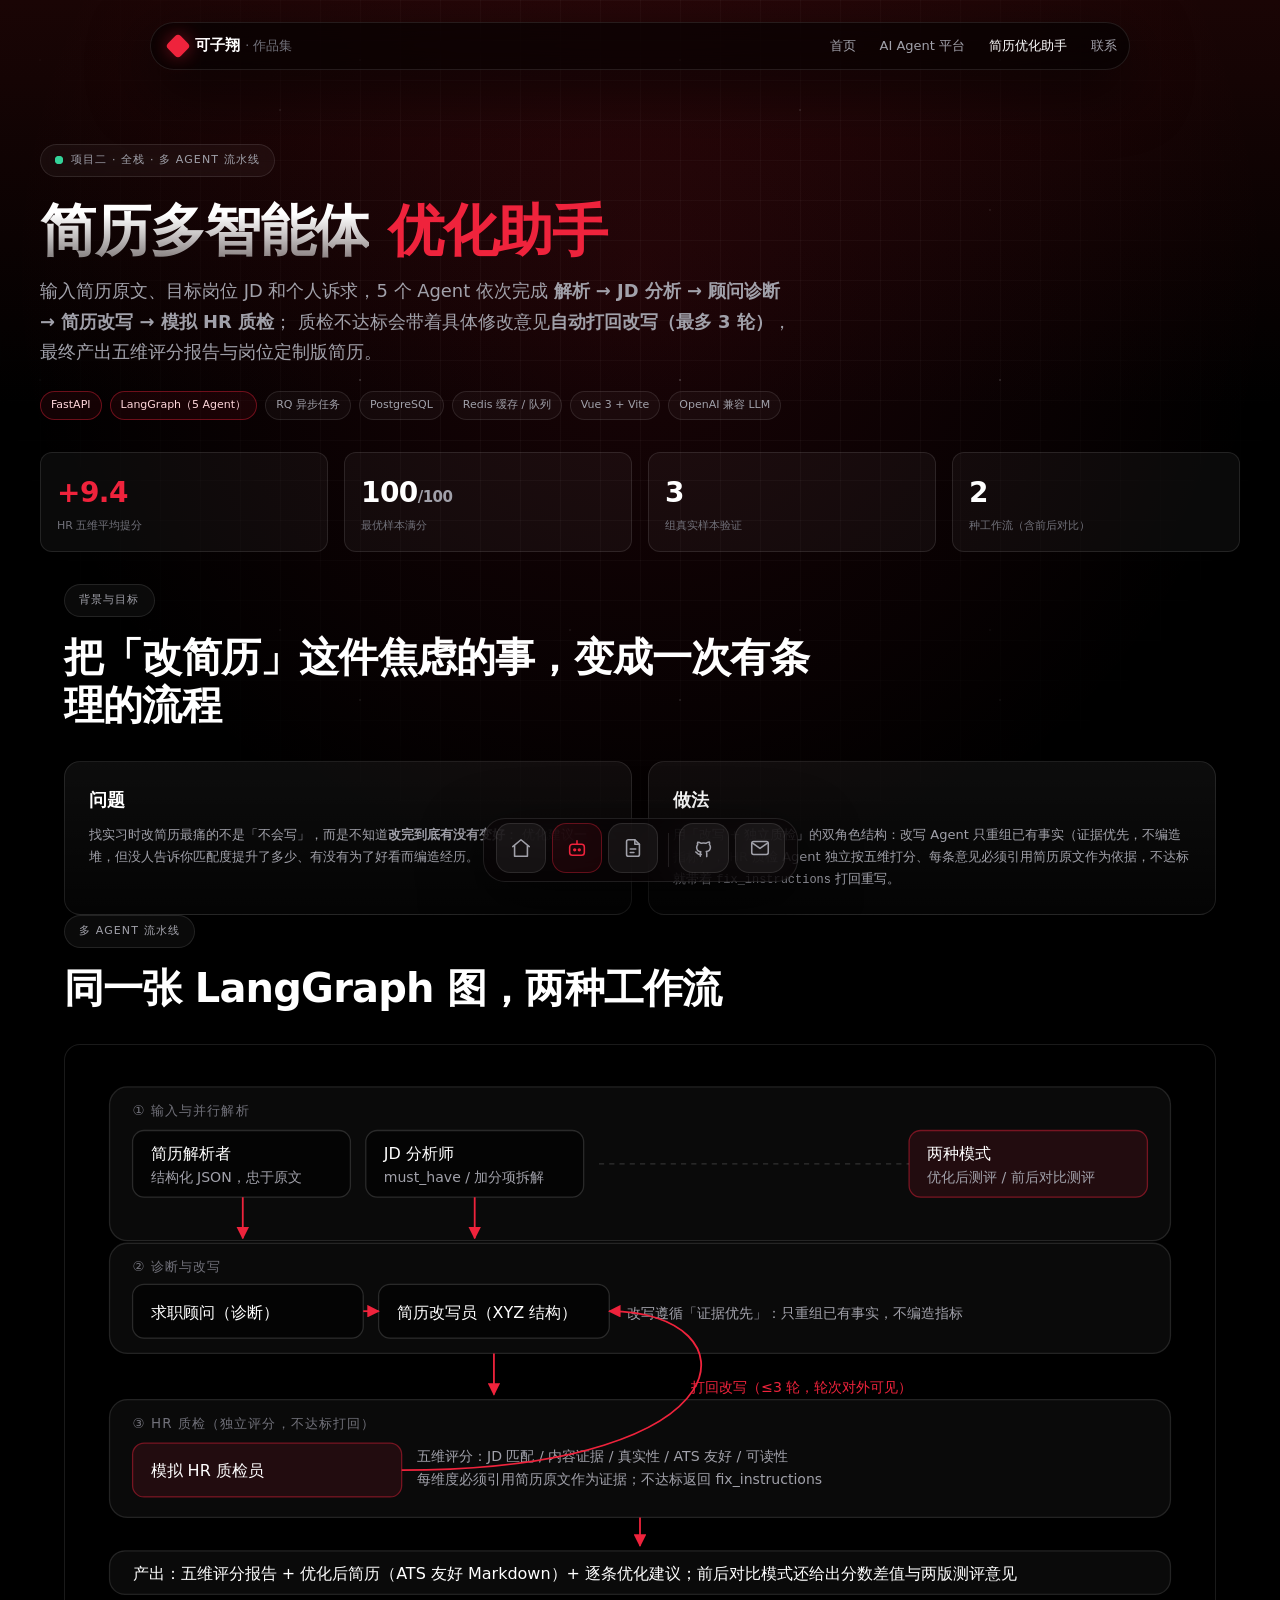
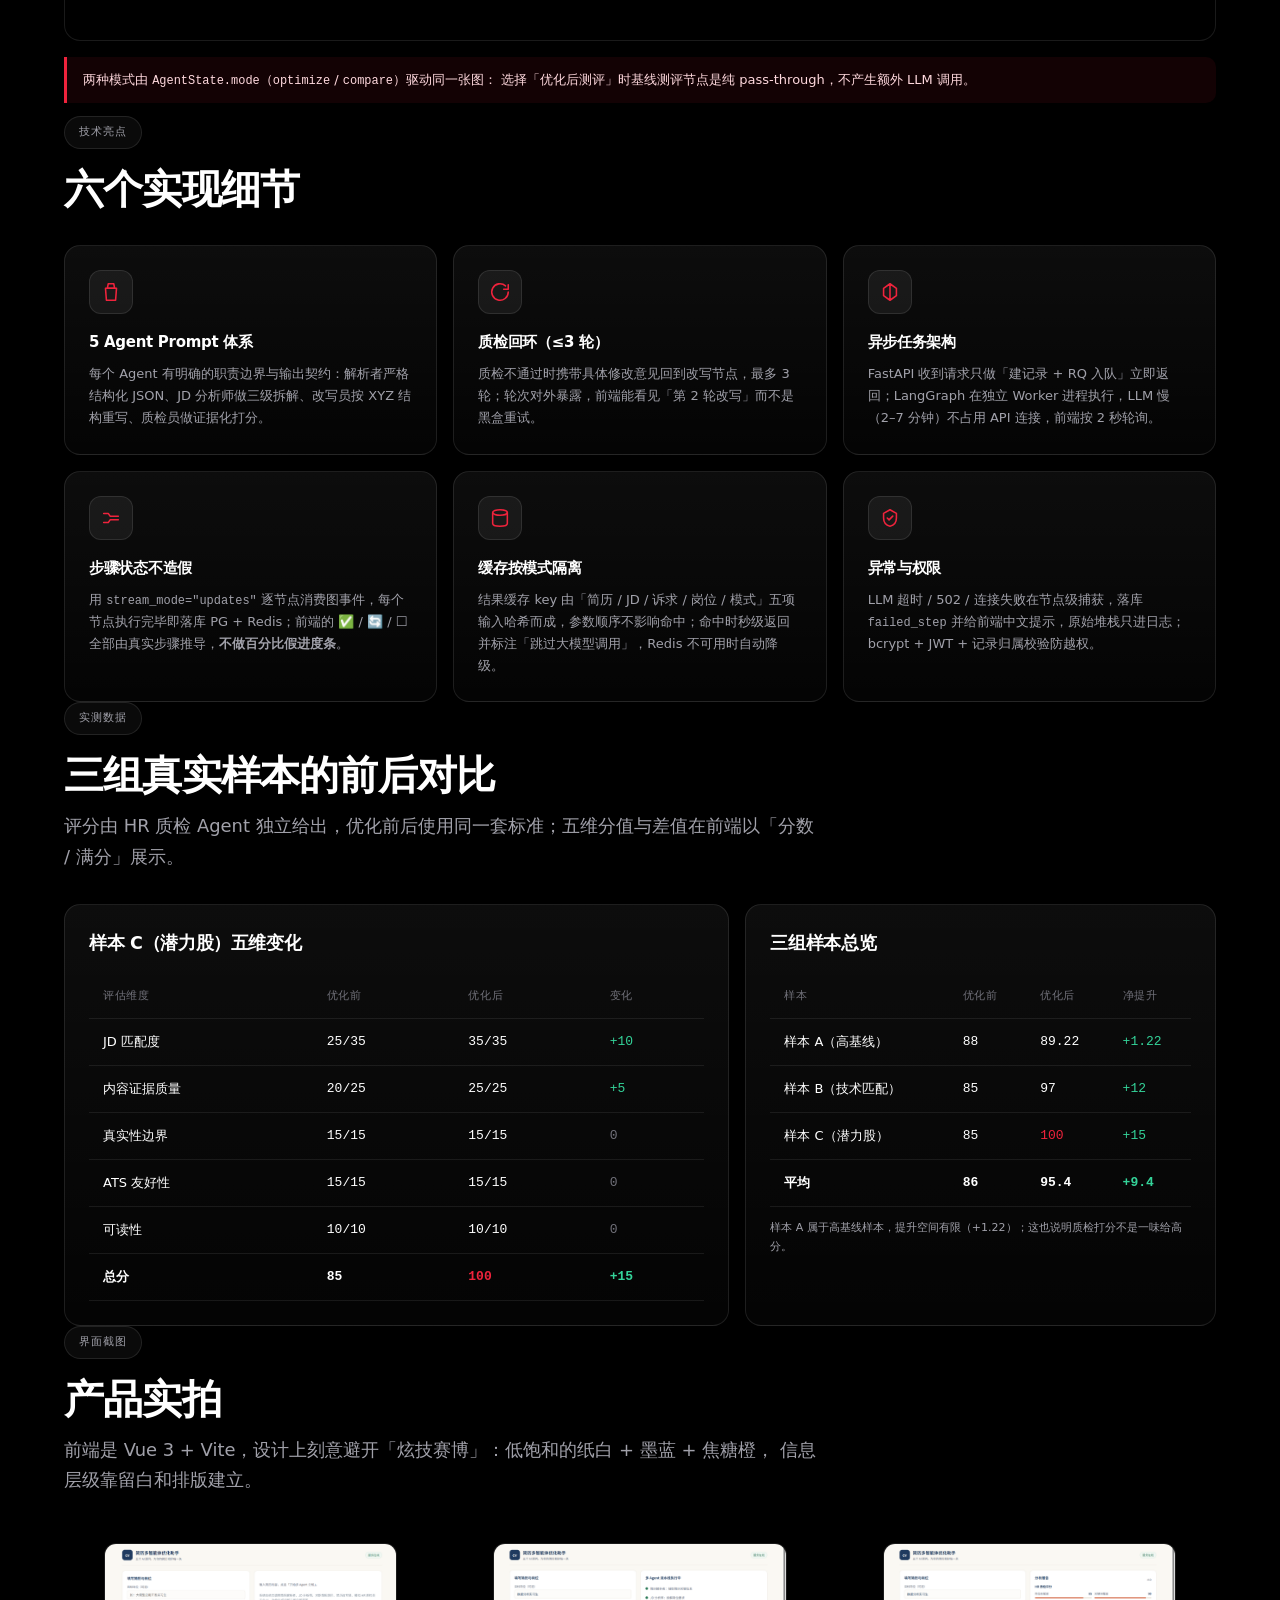
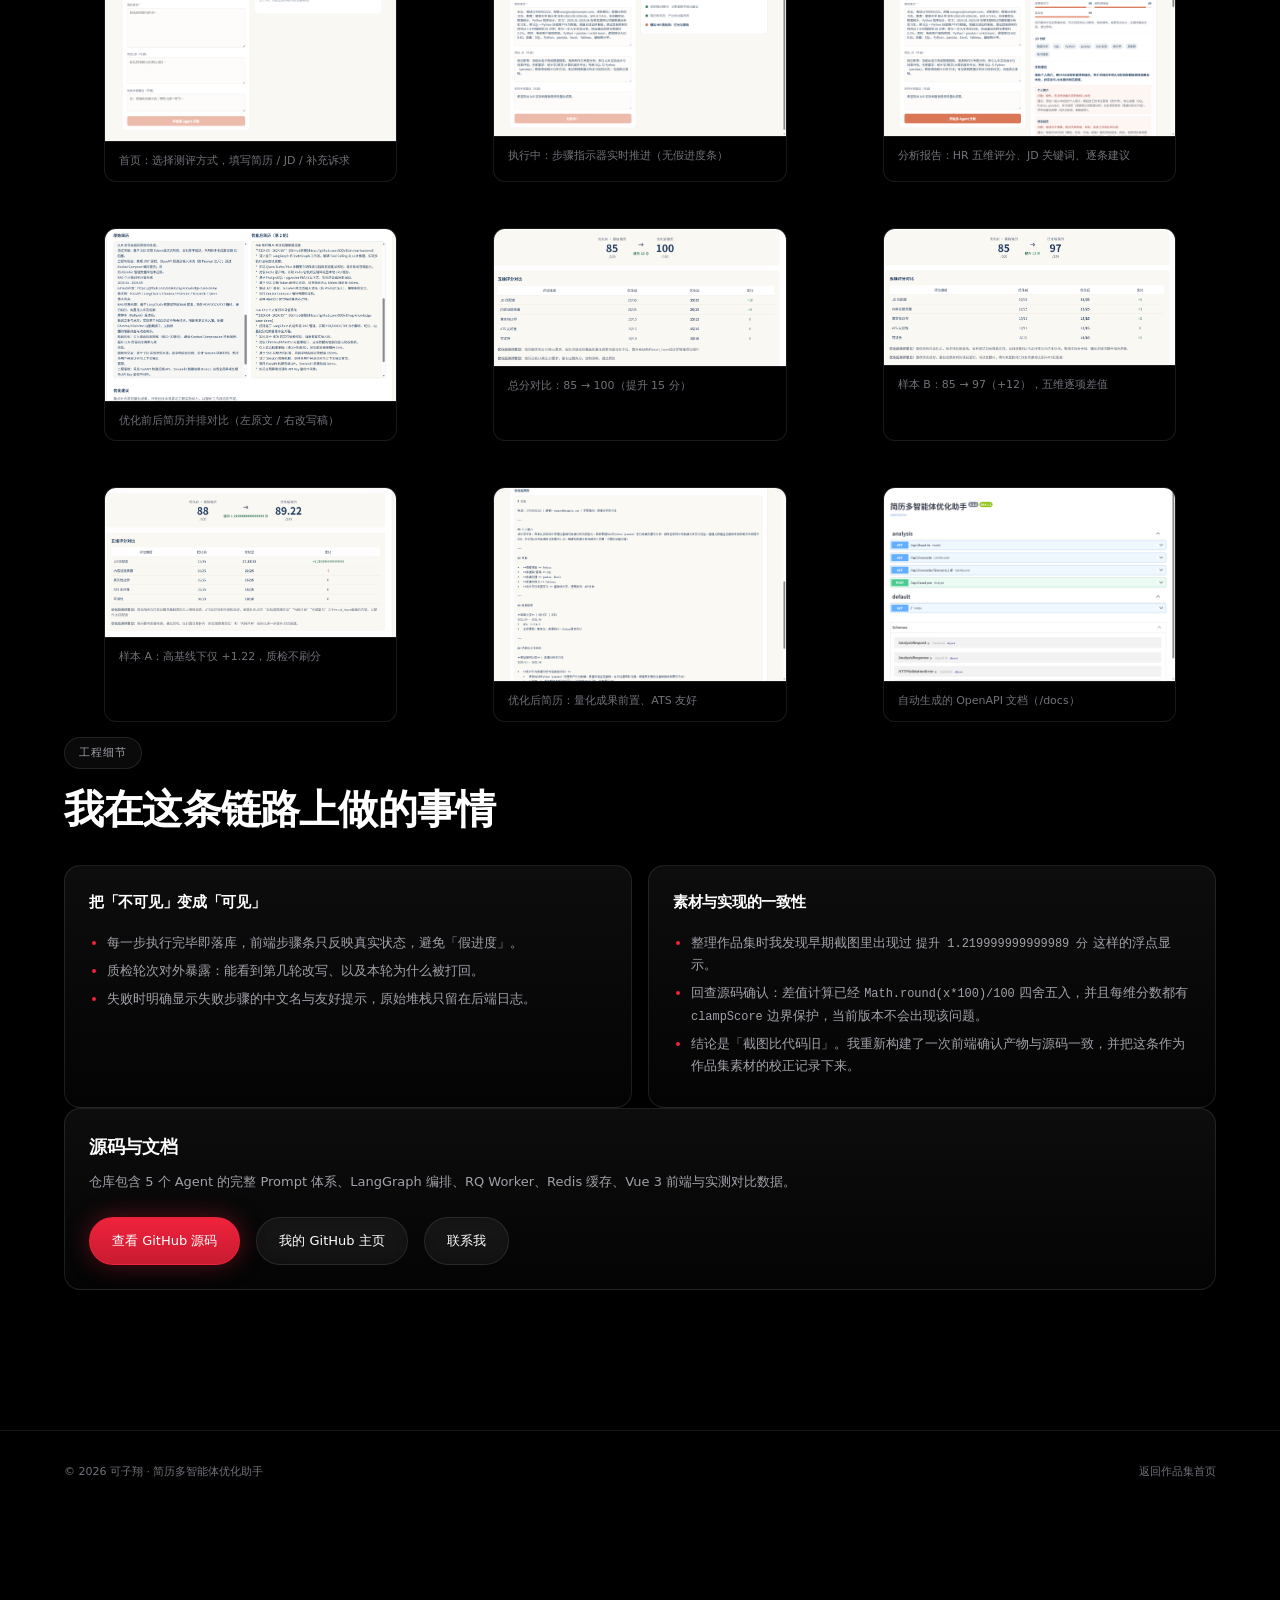
<file: resume-assistant.html>
<!DOCTYPE html>
<html lang="zh-CN">
<head>
    <meta charset="UTF-8">
    <meta name="viewport" content="width=device-width, initial-scale=1.0">
    <title>简历多智能体优化助手 · 项目详情</title>
    <meta name="description" content="LangGraph 编排的 5 Agent 简历优化流水线：解析 → JD 分析 → 顾问诊断 → 改写 → HR 质检，质检不通过自动打回重写（≤3 轮）">
    <link rel="icon" href="data:image/svg+xml,<svg xmlns='http://www.w3.org/2000/svg' viewBox='0 0 16 16'><rect x='4' y='4' width='8' height='8' rx='1.5' fill='%23ef233c' transform='rotate(45 8 8)'/></svg>">
    <link rel="stylesheet" href="assets/tokens.css">
    <link rel="stylesheet" href="assets/site.css">
</head>
<body>

<div class="bg-layer gradient"></div>
<div class="bg-layer grid"></div>

<header class="topnav">
    <div class="topnav-inner">
        <a class="brand" href="index.html">
            <span class="mark"></span>
            <span><span data-site="name">你的名字</span> <small>· 作品集</small></span>
        </a>
        <nav class="topnav-links">
            <a href="index.html">首页</a>
            <a href="agent-platform.html">AI Agent 平台</a>
            <a href="resume-assistant.html">简历优化助手</a>
            <a href="#contact">联系</a>
        </nav>
    </div>
</header>

<main class="page">

    <!-- ==================== 页首 ==================== -->
    <section class="page-hero wrap">
        <span class="eyebrow reveal"><span class="dot-live dot-ok"></span> 项目二 · 全栈 · 多 Agent 流水线</span>
        <h1 class="h1 reveal d1" style="margin-top: var(--space-5)">
            <span class="gradient-text">简历多智能体</span> <span class="accent">优化助手</span>
        </h1>
        <p class="lead reveal d2" style="max-width: 760px; margin-top: var(--space-4)">
            输入简历原文、目标岗位 JD 和个人诉求，5 个 Agent 依次完成
            <b>解析 → JD 分析 → 顾问诊断 → 简历改写 → 模拟 HR 质检</b>；
            质检不达标会带着具体修改意见<b>自动打回改写（最多 3 轮）</b>，最终产出五维评分报告与岗位定制版简历。
        </p>
        <div class="chips reveal d3" style="margin-top: var(--space-5)">
            <span class="chip accent">FastAPI</span>
            <span class="chip accent">LangGraph（5 Agent）</span>
            <span class="chip">RQ 异步任务</span>
            <span class="chip">PostgreSQL</span>
            <span class="chip">Redis 缓存 / 队列</span>
            <span class="chip">Vue 3 + Vite</span>
            <span class="chip">OpenAI 兼容 LLM</span>
        </div>

        <div class="hero-metrics reveal d4">
            <div class="m"><div class="v accent">+9.4</div><div class="k">HR 五维平均提分</div></div>
            <div class="m"><div class="v">100<span class="muted" style="font-size:15px">/100</span></div><div class="k">最优样本满分</div></div>
            <div class="m"><div class="v">3</div><div class="k">组真实样本验证</div></div>
            <div class="m"><div class="v">2</div><div class="k">种工作流（含前后对比）</div></div>
        </div>
    </section>

    <!-- ==================== 背景与目标 ==================== -->
    <section class="wrap">
        <div class="section-head" data-reveal>
            <span class="eyebrow">背景与目标</span>
            <h2 class="h2" style="margin-top: var(--space-4)">把「改简历」这件焦虑的事，变成一次有条理的流程</h2>
        </div>
        <div class="bento">
            <div class="card col-6" data-reveal>
                <h3>问题</h3>
                <p>
                    找实习时改简历最痛的不是「不会写」，而是不知道<b>改完到底有没有变好</b>：
                    优化建议一堆，但没人告诉你匹配度提升了多少、有没有为了好看而编造经历。
                </p>
            </div>
            <div class="card col-6" data-reveal data-reveal-delay="120">
                <h3>做法</h3>
                <p>
                    用「改写 + 独立质检」的双角色结构：改写 Agent 只重组已有事实（证据优先，不编造指标），
                    HR 质检 Agent 独立按五维打分、每条意见必须引用简历原文作为依据，不达标就带着
                    <code>fix_instructions</code> 打回重写。
                </p>
            </div>
        </div>
    </section>

    <!-- ==================== 流水线图 ==================== -->
    <section class="wrap">
        <div class="section-head" data-reveal>
            <span class="eyebrow">多 Agent 流水线</span>
            <h2 class="h2" style="margin-top: var(--space-4)">同一张 LangGraph 图，两种工作流</h2>
        </div>
        <div class="diagram" data-reveal>
            <svg viewBox="0 0 860 420" role="img" aria-label="多 Agent 流水线图">
                <defs>
                    <marker id="arrow2" viewBox="0 0 10 10" refX="9" refY="5" markerWidth="7" markerHeight="7" orient="auto">
                        <path d="M0 0 L10 5 L0 10 z" fill="#ef233c"/>
                    </marker>
                    <style>
                        .b { fill: rgba(255,255,255,.04); stroke: rgba(255,255,255,.12); }
                        .bx { fill: rgba(0,0,0,.55); stroke: rgba(255,255,255,.14); }
                        .bx-hi { fill: rgba(239,35,60,.10); stroke: rgba(239,35,60,.45); }
                        .t2 { fill: #ffffff; font-size: 12.5px; }
                        .s2 { fill: #a1a1aa; font-size: 11px; }
                        .k2 { fill: #71717a; font-size: 10.5px; letter-spacing: .08em; }
                        .a2 { fill: #ef233c; font-size: 11px; }
                        .l2 { stroke: #ef233c; stroke-width: 1.4; fill: none; }
                        .tw { stroke: rgba(255,255,255,.16); stroke-width: 1; fill: none; stroke-dasharray: 4 4; }
                    </style>
                </defs>

                <rect class="b" x="16" y="14" width="828" height="120" rx="14"/>
                <text class="k2" x="34" y="36">① 输入与并行解析</text>
                <rect class="bx" x="34" y="48" width="170" height="52" rx="9"/><text class="t2" x="48" y="70">简历解析者</text><text class="s2" x="48" y="88">结构化 JSON，忠于原文</text>
                <rect class="bx" x="216" y="48" width="170" height="52" rx="9"/><text class="t2" x="230" y="70">JD 分析师</text><text class="s2" x="230" y="88">must_have / 加分项拆解</text>
                <rect class="bx-hi" x="640" y="48" width="186" height="52" rx="9"/><text class="t2" x="654" y="70">两种模式</text><text class="s2" x="654" y="88">优化后测评 / 前后对比测评</text>
                <path class="tw" d="M398 74 L640 74"/>

                <path class="l2" d="M120 100 L120 132" marker-end="url(#arrow2)"/>
                <path class="l2" d="M301 100 L301 132" marker-end="url(#arrow2)"/>

                <rect class="b" x="16" y="136" width="828" height="86" rx="14"/>
                <text class="k2" x="34" y="158">② 诊断与改写</text>
                <rect class="bx" x="34" y="168" width="180" height="42" rx="9"/><text class="t2" x="48" y="194">求职顾问（诊断）</text>
                <rect class="bx" x="226" y="168" width="180" height="42" rx="9"/><text class="t2" x="240" y="194">简历改写员（XYZ 结构）</text>
                <path class="l2" d="M214 189 L226 189" marker-end="url(#arrow2)"/>
                <text class="s2" x="420" y="194">改写遵循「证据优先」：只重组已有事实，不编造指标</text>

                <path class="l2" d="M316 222 L316 254" marker-end="url(#arrow2)"/>

                <rect class="b" x="16" y="258" width="828" height="92" rx="14"/>
                <text class="k2" x="34" y="280">③ HR 质检（独立评分，不达标打回）</text>
                <rect class="bx-hi" x="34" y="292" width="210" height="42" rx="9"/><text class="t2" x="48" y="318">模拟 HR 质检员</text>
                <text class="s2" x="256" y="306">五维评分：JD 匹配 / 内容证据 / 真实性 / ATS 友好 / 可读性</text>
                <text class="s2" x="256" y="324">每维度必须引用简历原文作为证据；不达标返回 fix_instructions</text>
                <path class="l2" d="M244 313 C520 313 520 189 406 189" marker-end="url(#arrow2)"/>
                <text class="a2" x="470" y="252">打回改写（≤3 轮，轮次对外可见）</text>

                <path class="l2" d="M430 350 L430 372" marker-end="url(#arrow2)"/>
                <rect class="b" x="16" y="376" width="828" height="34" rx="12"/>
                <text class="t2" x="34" y="398">产出：五维评分报告 + 优化后简历（ATS 友好 Markdown）+ 逐条优化建议；前后对比模式还给出分数差值与两版测评意见</text>
            </svg>
        </div>
        <p class="note" data-reveal>
            两种模式由 <code>AgentState.mode</code>（<code>optimize</code> / <code>compare</code>）驱动同一张图：
            选择「优化后测评」时基线测评节点是纯 pass-through，不产生额外 LLM 调用。
        </p>
    </section>

    <!-- ==================== 技术亮点 ==================== -->
    <section class="wrap">
        <div class="section-head" data-reveal>
            <span class="eyebrow">技术亮点</span>
            <h2 class="h2" style="margin-top: var(--space-4)">六个实现细节</h2>
        </div>
        <div class="bento">
            <div class="card col-4" data-reveal>
                <div class="icon"><svg viewBox="0 0 24 24" fill="none" stroke="currentColor" stroke-width="1.7" stroke-linecap="round" stroke-linejoin="round"><path d="M9 3h6l1 5H8l1-5z"/><path d="M6 8h12l-1 13H7L6 8z"/></svg></div>
                <h3 style="font-size: var(--font-size-md)">5 Agent Prompt 体系</h3>
                <p>每个 Agent 有明确的职责边界与输出契约：解析者严格结构化 JSON、JD 分析师做三级拆解、改写员按 XYZ 结构重写、质检员做证据化打分。</p>
            </div>
            <div class="card col-4" data-reveal data-reveal-delay="90">
                <div class="icon"><svg viewBox="0 0 24 24" fill="none" stroke="currentColor" stroke-width="1.7" stroke-linecap="round" stroke-linejoin="round"><path d="M21 12a9 9 0 1 1-3-6.7"/><path d="M21 4v5h-5"/></svg></div>
                <h3 style="font-size: var(--font-size-md)">质检回环（≤3 轮）</h3>
                <p>质检不通过时携带具体修改意见回到改写节点，最多 3 轮；轮次对外暴露，前端能看见「第 2 轮改写」而不是黑盒重试。</p>
            </div>
            <div class="card col-4" data-reveal data-reveal-delay="180">
                <div class="icon"><svg viewBox="0 0 24 24" fill="none" stroke="currentColor" stroke-width="1.7" stroke-linecap="round" stroke-linejoin="round"><path d="M12 3v18M5 8l7-5 7 5v8l-7 5-7-5z"/></svg></div>
                <h3 style="font-size: var(--font-size-md)">异步任务架构</h3>
                <p>FastAPI 收到请求只做「建记录 + RQ 入队」立即返回；LangGraph 在独立 Worker 进程执行，LLM 慢（2–7 分钟）不占用 API 连接，前端按 2 秒轮询。</p>
            </div>
            <div class="card col-4" data-reveal>
                <div class="icon"><svg viewBox="0 0 24 24" fill="none" stroke="currentColor" stroke-width="1.7" stroke-linecap="round" stroke-linejoin="round"><path d="M4 7h5l2 3h9"/><path d="M4 17h5l2-3h9"/></svg></div>
                <h3 style="font-size: var(--font-size-md)">步骤状态不造假</h3>
                <p>用 <code>stream_mode="updates"</code> 逐节点消费图事件，每个节点执行完毕即落库 PG + Redis；前端的 ✅ / 🔄 / ☐ 全部由真实步骤推导，<b>不做百分比假进度条</b>。</p>
            </div>
            <div class="card col-4" data-reveal data-reveal-delay="90">
                <div class="icon"><svg viewBox="0 0 24 24" fill="none" stroke="currentColor" stroke-width="1.7" stroke-linecap="round" stroke-linejoin="round"><ellipse cx="12" cy="6" rx="8" ry="3"/><path d="M4 6v12c0 1.7 3.6 3 8 3s8-1.3 8-3V6"/></svg></div>
                <h3 style="font-size: var(--font-size-md)">缓存按模式隔离</h3>
                <p>结果缓存 key 由「简历 / JD / 诉求 / 岗位 / 模式」五项输入哈希而成，参数顺序不影响命中；命中时秒级返回并标注「跳过大模型调用」，Redis 不可用时自动降级。</p>
            </div>
            <div class="card col-4" data-reveal data-reveal-delay="180">
                <div class="icon"><svg viewBox="0 0 24 24" fill="none" stroke="currentColor" stroke-width="1.7" stroke-linecap="round" stroke-linejoin="round"><path d="M12 3l7 4v5c0 4.6-3 8-7 9-4-1-7-4.4-7-9V7l7-4z"/><path d="m9 12 2 2 4-4"/></svg></div>
                <h3 style="font-size: var(--font-size-md)">异常与权限</h3>
                <p>LLM 超时 / 502 / 连接失败在节点级捕获，落库 <code>failed_step</code> 并给前端中文提示，原始堆栈只进日志；bcrypt + JWT + 记录归属校验防越权。</p>
            </div>
        </div>
    </section>

    <!-- ==================== 实测数据 ==================== -->
    <section class="wrap">
        <div class="section-head" data-reveal>
            <span class="eyebrow">实测数据</span>
            <h2 class="h2" style="margin-top: var(--space-4)">三组真实样本的前后对比</h2>
            <p class="lead" style="margin-top: var(--space-3)">
                评分由 HR 质检 Agent 独立给出，优化前后使用同一套标准；五维分值与差值在前端以「分数 / 满分」展示。
            </p>
        </div>
        <div class="bento">
            <div class="card col-7" data-reveal>
                <h3>样本 C（潜力股）五维变化</h3>
                <table class="data" style="margin-top: var(--space-4)">
                    <thead><tr><th>评估维度</th><th>优化前</th><th>优化后</th><th>变化</th></tr></thead>
                    <tbody>
                        <tr><td>JD 匹配度</td><td class="num">25/35</td><td class="num">35/35</td><td class="up">+10</td></tr>
                        <tr><td>内容证据质量</td><td class="num">20/25</td><td class="num">25/25</td><td class="up">+5</td></tr>
                        <tr><td>真实性边界</td><td class="num">15/15</td><td class="num">15/15</td><td class="flat">0</td></tr>
                        <tr><td>ATS 友好性</td><td class="num">15/15</td><td class="num">15/15</td><td class="flat">0</td></tr>
                        <tr><td>可读性</td><td class="num">10/10</td><td class="num">10/10</td><td class="flat">0</td></tr>
                        <tr><td><b>总分</b></td><td class="num"><b>85</b></td><td class="num accent"><b>100</b></td><td class="up"><b>+15</b></td></tr>
                    </tbody>
                </table>
            </div>
            <div class="card col-5" data-reveal data-reveal-delay="120">
                <h3>三组样本总览</h3>
                <table class="data" style="margin-top: var(--space-4)">
                    <thead><tr><th>样本</th><th>优化前</th><th>优化后</th><th>净提升</th></tr></thead>
                    <tbody>
                        <tr><td>样本 A（高基线）</td><td class="num">88</td><td class="num">89.22</td><td class="up">+1.22</td></tr>
                        <tr><td>样本 B（技术匹配）</td><td class="num">85</td><td class="num">97</td><td class="up">+12</td></tr>
                        <tr><td>样本 C（潜力股）</td><td class="num">85</td><td class="num accent">100</td><td class="up">+15</td></tr>
                        <tr><td><b>平均</b></td><td class="num"><b>86</b></td><td class="num"><b>95.4</b></td><td class="up"><b>+9.4</b></td></tr>
                    </tbody>
                </table>
                <p class="dim" style="margin-top: var(--space-3); font-size: var(--font-size-xs)">
                    样本 A 属于高基线样本，提升空间有限（+1.22）；这也说明质检打分不是一味给高分。
                </p>
            </div>
        </div>
    </section>

    <!-- ==================== 截图 ==================== -->
    <section class="wrap">
        <div class="section-head" data-reveal>
            <span class="eyebrow">界面截图</span>
            <h2 class="h2" style="margin-top: var(--space-4)">产品实拍</h2>
            <p class="lead" style="margin-top: var(--space-3)">
                前端是 Vue 3 + Vite，设计上刻意避开「炫技赛博」：低饱和的纸白 + 墨蓝 + 焦糖橙，
                信息层级靠留白和排版建立。
            </p>
        </div>
        <div class="shots" data-reveal>
            <figure class="shot"><img src="shots/resume-home.png" alt="首页：填写简历与岗位"><figcaption>首页：选择测评方式，填写简历 / JD / 补充诉求</figcaption></figure>
            <figure class="shot"><img src="shots/resume-running.png" alt="执行中：步骤指示器"><figcaption>执行中：步骤指示器实时推进（无假进度条）</figcaption></figure>
            <figure class="shot"><img src="shots/resume-report.png" alt="分析报告：HR 五维评分与优化建议"><figcaption>分析报告：HR 五维评分、JD 关键词、逐条建议</figcaption></figure>
            <figure class="shot"><img src="shots/resume-diff.png" alt="优化前后简历并排对比"><figcaption>优化前后简历并排对比（左原文 / 右改写稿）</figcaption></figure>
            <figure class="shot"><img src="shots/resume-compare.png" alt="总分对比：85 提升 15 分到 100"><figcaption>总分对比：85 → 100（提升 15 分）</figcaption></figure>
            <figure class="shot"><img src="shots/resume-extra-1.png" alt="样本 B：85 提升 12 分到 97"><figcaption>样本 B：85 → 97（+12），五维逐项差值</figcaption></figure>
            <figure class="shot"><img src="shots/resume-extra-2.png" alt="样本 A：88 提升 1.22 分到 89.22"><figcaption>样本 A：高基线下仅 +1.22，质检不刷分</figcaption></figure>
            <figure class="shot"><img src="shots/resume-rewritten.png" alt="优化后简历"><figcaption>优化后简历：量化成果前置、ATS 友好</figcaption></figure>
            <figure class="shot"><img src="shots/resume-api-docs.png" alt="自动生成的 OpenAPI 文档"><figcaption>自动生成的 OpenAPI 文档（/docs）</figcaption></figure>
        </div>
    </section>

    <!-- ==================== 工程细节 ==================== -->
    <section class="wrap">
        <div class="section-head" data-reveal>
            <span class="eyebrow">工程细节</span>
            <h2 class="h2" style="margin-top: var(--space-4)">我在这条链路上做的事情</h2>
        </div>
        <div class="bento">
            <div class="card col-6" data-reveal>
                <h3 style="font-size: var(--font-size-md)">把「不可见」变成「可见」</h3>
                <ul class="bullet-list">
                    <li>每一步执行完毕即落库，前端步骤条只反映真实状态，避免「假进度」。</li>
                    <li>质检轮次对外暴露：能看到第几轮改写、以及本轮为什么被打回。</li>
                    <li>失败时明确显示失败步骤的中文名与友好提示，原始堆栈只留在后端日志。</li>
                </ul>
            </div>
            <div class="card col-6" data-reveal data-reveal-delay="120">
                <h3 style="font-size: var(--font-size-md)">素材与实现的一致性</h3>
                <ul class="bullet-list">
                    <li>整理作品集时我发现早期截图里出现过 <code>提升 1.219999999999989 分</code> 这样的浮点显示。</li>
                    <li>回查源码确认：差值计算已经 <code>Math.round(x*100)/100</code> 四舍五入，并且每维分数都有 <code>clampScore</code> 边界保护，当前版本不会出现该问题。</li>
                    <li>结论是「截图比代码旧」。我重新构建了一次前端确认产物与源码一致，并把这条作为作品集素材的校正记录下来。</li>
                </ul>
            </div>
        </div>
    </section>

    <!-- ==================== 链接 ==================== -->
    <section class="wrap" id="contact">
        <div class="bento">
            <div class="card col-12" data-reveal>
                <h3>源码与文档</h3>
                <p>仓库包含 5 个 Agent 的完整 Prompt 体系、LangGraph 编排、RQ Worker、Redis 缓存、Vue 3 前端与实测对比数据。</p>
                <div class="hero-actions" style="justify-content: flex-start; margin-top: var(--space-5)">
                    <a class="btn primary" data-repo="resume" href="#">查看 GitHub 源码</a>
                    <a class="btn" data-site="github" href="#">我的 GitHub 主页</a>
                    <a class="btn" href="index.html#contact">联系我</a>
                </div>
            </div>
        </div>
    </section>

</main>

<footer class="site-foot">
    <div class="wrap">
        <span>© 2026 <span data-site="name">你的名字</span> · 简历多智能体优化助手</span>
        <span><a href="index.html">返回作品集首页</a></span>
    </div>
</footer>

<div class="dock-wrap" id="dock"></div>
<script src="assets/dock.js" defer></script>
</body>
</html>
</file>
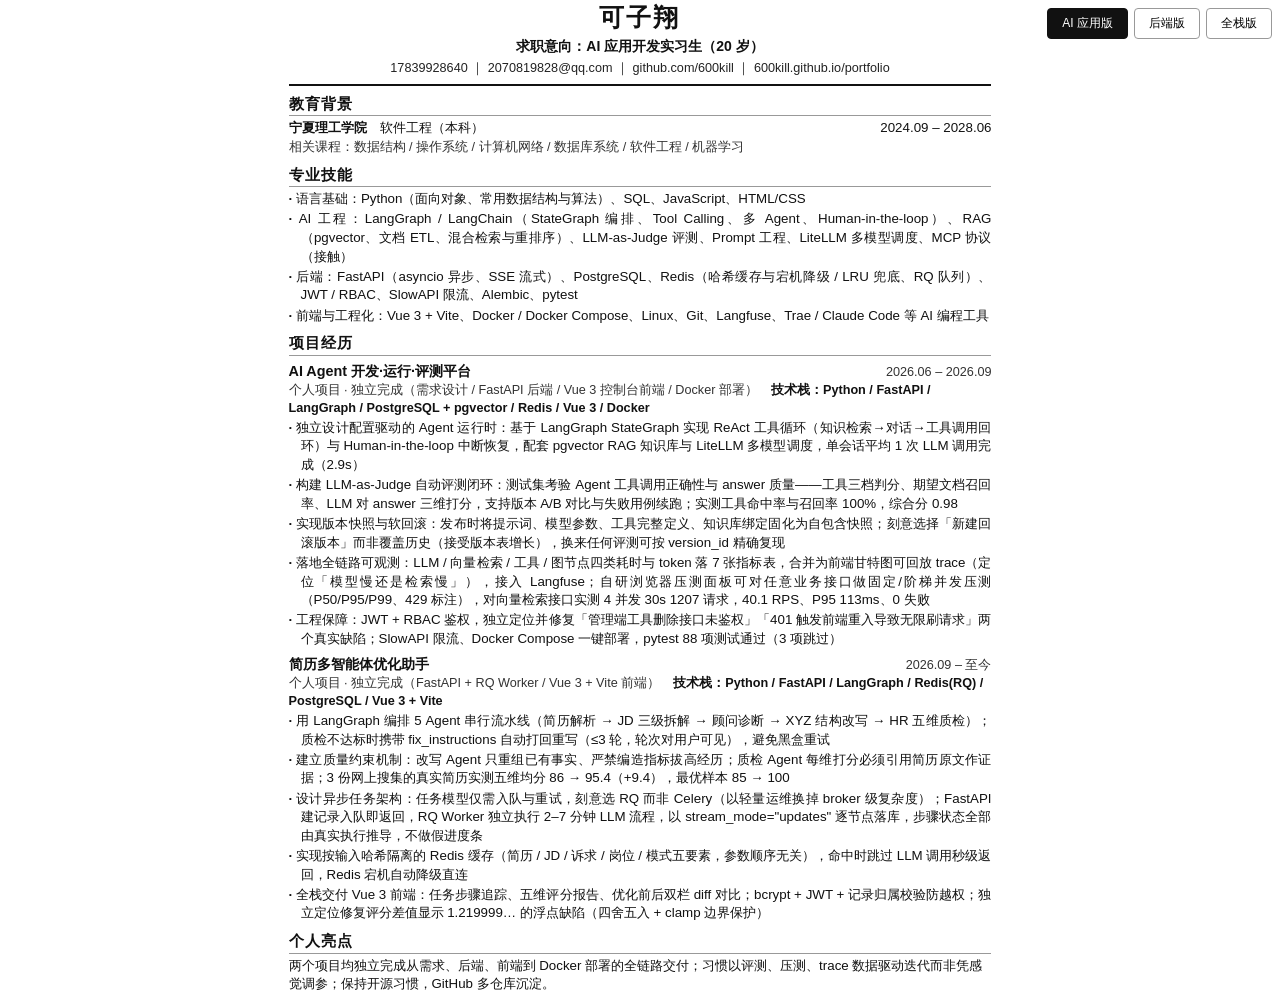
<file: resume/resume.html>
<!DOCTYPE html>
<html lang="zh-CN">
<head>
<meta charset="UTF-8">
<title>可子翔 - 简历</title>
<style>
  /* ===== ATS 友好打印简历：单栏 / 标准标题 / >=10pt / 无表格无图标 / 文字可选中 ===== */
  @page { size: A4; margin: 11mm 12mm; }
  * { margin: 0; padding: 0; box-sizing: border-box; }
  html { -webkit-print-color-adjust: exact; }
  body {
    font-family: "Microsoft YaHei", "PingFang SC", "Songti SC", sans-serif;
    font-size: 10pt; line-height: 1.4; color: #111;
    max-width: 186mm; margin: 0 auto; background: #fff;
  }
  /* 版式开关（仅屏幕显示） */
  .switcher { position: fixed; top: 8px; right: 8px; z-index: 9; display: flex; gap: 6px; }
  .switcher button {
    padding: 6px 14px; font-size: 12px; cursor: pointer; border: 1px solid #999;
    background: #fff; border-radius: 4px;
  }
  .switcher button.on { background: #111; color: #fff; border-color: #111; }
  @media print { .switcher { display: none; } body { max-width: none; } }

  header { text-align: center; padding-bottom: 6px; border-bottom: 1.6pt solid #111; }
  header h1 { font-size: 19pt; letter-spacing: 2px; margin-bottom: 2px; }
  header .intent { font-size: 10.5pt; font-weight: 600; margin-bottom: 3px; }
  header .contact { font-size: 9.5pt; color: #222; }

  h2 {
    font-size: 11.5pt; font-weight: 700; margin: 7px 0 3px;
    border-bottom: 0.7pt solid #999; padding-bottom: 1px; letter-spacing: 1px;
  }
  .proj-head { display: flex; justify-content: space-between; align-items: baseline; margin-top: 5px; }
  .proj-head .name { font-size: 10.8pt; font-weight: 700; }
  .proj-head .period { font-size: 9.5pt; color: #333; }
  .subline { font-size: 9.5pt; color: #333; margin: 1px 0; }
  .subline b { color: #111; }
  ul { list-style: none; }
  li { padding-left: 9pt; text-indent: -9pt; margin-bottom: 1.5px; text-align: justify; }
  li::before { content: "· "; font-weight: 700; }
  .edu-row, .hl { display: flex; justify-content: space-between; align-items: baseline; }
  .hl-line { margin-top: 1.5px; }
</style>
</head>
<body>
<div class="switcher" id="sw"></div>
<div id="app"></div>

<script>
/* ============ 内容数据（一处维护，三版渲染） ============ */
const C = {
  name: "可子翔",
  intent: { ai: "AI 应用开发实习生", backend: "Python 后端开发实习生", fullstack: "全栈开发实习生" },
  phone: "17839928640",
  email: "2070819828@qq.com",
  github: "github.com/600kill",
  portfolio: "600kill.github.io/portfolio", // TODO: 部署后核对
  age: "20 岁",
};

const EDU = {
  school: "宁夏理工学院", major: "软件工程（本科）", time: "2024.09 – 2028.06",
  courses: "数据结构 / 操作系统 / 计算机网络 / 数据库系统 / 软件工程 / 机器学习",
};

/* 技能四行：按变体重排 */
const SK = {
  base: {
    lang:  "语言基础：Python（面向对象、常用数据结构与算法）、SQL、JavaScript、HTML/CSS",
    ai:    "AI 工程：LangGraph / LangChain（StateGraph 编排、Tool Calling、多 Agent、Human-in-the-loop）、RAG（pgvector、文档 ETL、混合检索与重排序）、LLM-as-Judge 评测、Prompt 工程、LiteLLM 多模型调度、MCP 协议（接触）",
    be:    "后端：FastAPI（asyncio 异步、SSE 流式）、PostgreSQL、Redis（哈希缓存与宕机降级 / LRU 兜底、RQ 队列）、JWT / RBAC、SlowAPI 限流、Alembic、pytest",
    fe:    "前端与工程化：Vue 3 + Vite、Docker / Docker Compose、Linux、Git、Langfuse、Trae / Claude Code 等 AI 编程工具",
  },
};
const SKILLS = {
  ai:        [SK.base.lang, SK.base.ai, SK.base.be, SK.base.fe],
  backend:   [SK.base.lang, SK.base.be, SK.base.ai, SK.base.fe],
  fullstack: [SK.base.fe, SK.base.lang, SK.base.be, SK.base.ai],
};

/* 项目一 bullet 池 */
const P1 = {
  rt:  "独立设计配置驱动的 Agent 运行时：基于 LangGraph StateGraph 实现 ReAct 工具循环（知识检索→对话→工具调用回环）与 Human-in-the-loop 中断恢复，配套 pgvector RAG 知识库与 LiteLLM 多模型调度，单会话平均 1 次 LLM 调用完成（2.9s）",
  eval:"构建 LLM-as-Judge 自动评测闭环：测试集考验 Agent 工具调用正确性与 answer 质量——工具三档判分、期望文档召回率、LLM 对 answer 三维打分，支持版本 A/B 对比与失败用例续跑；实测工具命中率与召回率 100%，综合分 0.98",
  snap:"实现版本快照与软回滚：发布时将提示词、模型参数、工具完整定义、知识库绑定固化为自包含快照；刻意选择「新建回滚版本」而非覆盖历史（接受版本表增长），换来任何评测可按 version_id 精确复现",
  obsload:"落地全链路可观测：LLM / 向量检索 / 工具 / 图节点四类耗时与 token 落 7 张指标表，合并为前端甘特图可回放 trace（定位「模型慢还是检索慢」），接入 Langfuse；自研浏览器压测面板可对任意业务接口做固定/阶梯并发压测（P50/P95/P99、429 标注），对向量检索接口实测 4 并发 30s 1207 请求，40.1 RPS、P95 113ms、0 失败",
  eng: "工程保障：JWT + RBAC 鉴权，独立定位并修复「管理端工具删除接口未鉴权」「401 触发前端重入导致无限刷请求」两个真实缺陷；SlowAPI 限流、Docker Compose 一键部署，pytest 88 项测试通过（3 项跳过）",
  fe1: "独立开发 7 页 Vue 3 控制台：Agent 配置表单、版本对比、评测报告、trace 甘特图与压测曲线组件，完成前后端联调与打包部署",
};
/* 项目二 bullet 池 */
const P2 = {
  pipe: "用 LangGraph 编排 5 Agent 串行流水线（简历解析 → JD 三级拆解 → 顾问诊断 → XYZ 结构改写 → HR 五维质检）；质检不达标时携带 fix_instructions 自动打回重写（≤3 轮，轮次对用户可见），避免黑盒重试",
  async:"设计异步任务架构：任务模型仅需入队与重试，刻意选 RQ 而非 Celery（以轻量运维换掉 broker 级复杂度）；FastAPI 建记录入队即返回，RQ Worker 独立执行 2–7 分钟 LLM 流程，以 stream_mode=\"updates\" 逐节点落库，步骤状态全部由真实执行推导，不做假进度条",
  cache:"实现按输入哈希隔离的 Redis 缓存（简历 / JD / 诉求 / 岗位 / 模式五要素，参数顺序无关），命中时跳过 LLM 调用秒级返回，Redis 宕机自动降级直连",
  qc:  "建立质量约束机制：改写 Agent 只重组已有事实、严禁编造指标拔高经历；质检 Agent 每维打分必须引用简历原文作证据；3 份网上搜集的真实简历实测五维均分 86 → 95.4（+9.4），最优样本 85 → 100",
  fe2: "全栈交付 Vue 3 前端：任务步骤追踪、五维评分报告、优化前后双栏 diff 对比；bcrypt + JWT + 记录归属校验防越权；独立定位修复评分差值显示 1.219999… 的浮点缺陷（四舍五入 + clamp 边界保护）",
};

const PROJECTS = [
  {
    name: "AI Agent 开发·运行·评测平台", period: "2026.06 – 2026.09",
    sub:  "个人项目 · 独立完成（需求设计 / FastAPI 后端 / Vue 3 控制台前端 / Docker 部署）",
    stack:"Python / FastAPI / LangGraph / PostgreSQL + pgvector / Redis / Vue 3 / Docker",
    bullets: {
      ai:        [P1.rt, P1.eval, P1.snap, P1.obsload, P1.eng],
      backend:   [P1.obsload, P1.eng, P1.rt, P1.snap, P1.eval],
      fullstack: [P1.rt, P1.eval, P1.obsload, P1.fe1, P1.eng],
    },
  },
  {
    name: "简历多智能体优化助手", period: "2026.09 – 至今",
    sub:  "个人项目 · 独立完成（FastAPI + RQ Worker / Vue 3 + Vite 前端）",
    stack:"Python / FastAPI / LangGraph / Redis(RQ) / PostgreSQL / Vue 3 + Vite",
    bullets: {
      ai:        [P2.pipe, P2.qc, P2.async, P2.cache, P2.fe2],
      backend:   [P2.async, P2.cache, P2.pipe, P2.qc, P2.fe2],
      fullstack: [P2.pipe, P2.fe2, P2.async, P2.cache, P2.qc],
    },
  },
];

const HIGHLIGHTS = {
  ai:        "两个项目均独立完成从需求、后端、前端到 Docker 部署的全链路交付；习惯以评测、压测、trace 数据驱动迭代而非凭感觉调参；保持开源习惯，GitHub 多仓库沉淀。",
  backend:   "两个项目均独立完成从需求、后端、前端到 Docker 部署的全链路交付；关注接口可观测与可复现：压测找拐点、trace 定位慢环节、软回滚保证评测可复现。",
  fullstack: "两个项目均独立完成从需求、前后端开发到 Docker 部署的端到端交付；前端重视真实数据可视化（甘特 trace、评分报告、双栏 diff），后端重视评测与压测驱动迭代。",
};

/* ============ 渲染 ============ */
const VARIANTS = ["ai", "backend", "fullstack"];
const v = new URLSearchParams(location.search).get("v");
const cur = VARIANTS.includes(v) ? v : "ai";

function esc(s){ return s.replace(/&/g,"&amp;").replace(/</g,"&lt;"); }

function render(variant){
  const sk = SKILLS[variant].map(s=>`<li>${esc(s)}</li>`).join("");
  const projs = PROJECTS.map(p => `
    <div class="proj-head"><span class="name">${p.name}</span><span class="period">${p.period}</span></div>
    <div class="subline">${p.sub}　<b>技术栈：${p.stack}</b></div>
    <ul>${p.bullets[variant].map(b=>`<li>${esc(b)}</li>`).join("")}</ul>`).join("");
  document.getElementById("app").innerHTML = `
    <header>
      <h1>${C.name}</h1>
      <div class="intent">求职意向：${C.intent[variant]}（${C.age}）</div>
      <div class="contact">${C.phone} ｜ ${C.email} ｜ ${C.github} ｜ ${C.portfolio}</div>
    </header>
    <h2>教育背景</h2>
    <div class="edu-row"><span><b>${EDU.school}</b>　${EDU.major}</span><span>${EDU.time}</span></div>
    <div class="subline">相关课程：${EDU.courses}</div>
    <h2>专业技能</h2>
    <ul>${sk}</ul>
    <h2>项目经历</h2>
    ${projs}
    <h2>个人亮点</h2>
    <div class="hl-line">${esc(HIGHLIGHTS[variant])}</div>`;
}

render(cur);

const sw = document.getElementById("sw");
VARIANTS.forEach(name => {
  const b = document.createElement("button");
  b.textContent = {ai:"AI 应用版", backend:"后端版", fullstack:"全栈版"}[name];
  if (name === cur) b.classList.add("on");
  b.onclick = () => location.search = "?v=" + name;
  sw.appendChild(b);
});
</script>
</body>
</html>
</file>
<file: assets/tokens.css>
/*
 * Red Noir 设计 token（源文件）
 * ------------------------------------------------------------------
 * 从「前端ai提示词复制库 / Red Noir Style」提取：
 *   黑底 + 红 #ef233c 主色、zinc 灰阶文字、白色低透明度描边、
 *   胶囊按钮、Bento 卡片、星空 + 红晕 + 网格背景、fade-in-up 入场。
 *
 * 零外网依赖：不使用 Tailwind / Iconify / Google Fonts；
 * 图标为内联 SVG，字体为系统栈（近似 Manrope / Inter 的观感）。
 *
 * 作品集与 Agent 平台控制台使用同一套变量（值必须保持一致）。
 */

:root {
    /* ---------- 品牌色 ---------- */
    --accent: #ef233c;
    --accent-hover: #ff3b52;
    --accent-dim: rgba(239, 35, 60, .14);
    --accent-glow: rgba(239, 35, 60, .5);
    --accent-soft: rgba(239, 35, 60, .08);

    /* ---------- 背景层次（黑 → 深红黑） ---------- */
    --bg: #000000;
    --bg-top: #1a0505;
    --surface: rgba(255, 255, 255, .04);
    --surface-2: rgba(255, 255, 255, .06);
    --surface-3: rgba(255, 255, 255, .09);
    --border: rgba(255, 255, 255, .10);
    --border-strong: rgba(255, 255, 255, .20);
    --grid-line: rgba(255, 255, 255, .03);

    /* ---------- 文字 ---------- */
    --text: #ffffff;
    --text-muted: #a1a1aa;
    --text-dim: #71717a;
    --text-on-accent: #ffffff;

    /* ---------- 语义色（在新底色上配平） ---------- */
    --ok: #34d399;
    --warn: #fbbf24;
    --danger: #f87171;
    --info: #7dd3fc;

    /* ---------- 图表色序（红为主 + 青紫点缀） ---------- */
    --chart-1: #ef233c;
    --chart-2: #34d399;
    --chart-3: #fbbf24;
    --chart-4: #a78bfa;
    --chart-5: #f87171;
    --chart-6: #22d3ee;

    /* ---------- 形态 ---------- */
    --radius-pill: 999px;
    --radius-card: 12px;
    --radius-card-lg: 16px;
    --radius-control: 10px;

    --space-1: 4px;
    --space-2: 8px;
    --space-3: 12px;
    --space-4: 16px;
    --space-5: 24px;
    --space-6: 32px;
    --space-7: 48px;
    --space-8: 80px;

    /* ---------- 字体 ---------- */
    --font-display: "Segoe UI Variable Display", "Segoe UI", "Microsoft YaHei", system-ui, sans-serif;
    --font-sans: "Segoe UI", "Microsoft YaHei", system-ui, -apple-system, sans-serif;
    --font-mono: ui-monospace, Consolas, "Cascadia Mono", monospace;
    --font-size-xs: 11px;
    --font-size-sm: 13px;
    --font-size-md: 15px;
    --font-size-lg: 18px;
    --font-size-xl: 24px;

    /* ---------- 阴影与动效 ---------- */
    --shadow-card: 0 1px 2px rgba(0, 0, 0, .6);
    --shadow-pop: 0 20px 60px rgba(0, 0, 0, .65);
    --shadow-cta: 0 0 24px rgba(239, 35, 60, .35);
    --ease: cubic-bezier(.22, .61, .36, 1);
    --dur-fast: .15s;
    --dur-mid: .3s;
    --dur-slow: .8s;

    /* ---------- 布局 ---------- */
    --page-max: 1200px;
    --nav-height: 64px;
}
</file>
<file: assets/site.css>
/*
 * 个人作品集 · 样式层（Red Noir）
 * 依赖 assets/tokens.css；零外网依赖（无 Tailwind / Iconify / Google Fonts）。
 */

* { box-sizing: border-box; }

html { scroll-behavior: smooth; }

body {
    margin: 0;
    background: var(--bg);
    color: var(--text);
    font-family: var(--font-sans);
    font-size: var(--font-size-md);
    line-height: 1.7;
    -webkit-font-smoothing: antialiased;
    overflow-x: hidden;
}

a { color: inherit; text-decoration: none; }
img { display: block; max-width: 100%; }
code, kbd { font-family: var(--font-mono); font-size: .92em; }
::selection { background: var(--accent); color: #fff; }

/* ==================== 全局背景：深红黑渐变 + 红晕 + 网格 + 星点 ==================== */
.bg-layer { position: fixed; inset: 0; z-index: 0; pointer-events: none; }

.bg-layer.gradient {
    background:
        radial-gradient(900px 900px at 50% 30%, rgba(239, 35, 60, .11), transparent 70%),
        linear-gradient(to bottom, var(--bg-top), var(--bg) 45%);
}

.bg-layer.grid {
    background-image:
        radial-gradient(1px 1px at 40px 60px, rgba(255, 255, 255, .55), transparent),
        radial-gradient(1px 1px at 150px 210px, rgba(255, 255, 255, .28), transparent),
        radial-gradient(1px 1px at 280px 110px, rgba(255, 255, 255, .38), transparent),
        linear-gradient(var(--grid-line) 1px, transparent 1px),
        linear-gradient(90deg, var(--grid-line) 1px, transparent 1px);
    background-size: 320px 320px, 420px 420px, 520px 520px, 40px 40px, 40px 40px;
    -webkit-mask-image: radial-gradient(circle at 50% 28%, #000 30%, transparent 74%);
    mask-image: radial-gradient(circle at 50% 28%, #000 30%, transparent 74%);
    animation: star-drift 90s linear infinite;
}

@keyframes star-drift {
    to { background-position: 320px -1200px, -420px -900px, 520px -1400px, 0 0, 0 0; }
}

@property --gradient-angle {
    syntax: "<angle>";
    initial-value: 0deg;
    inherits: false;
}

@keyframes border-spin { to { --gradient-angle: 360deg; } }

@keyframes fade-in-up {
    from { opacity: 0; transform: translateY(18px); }
    to { opacity: 1; transform: none; }
}

@keyframes pulse-ring {
    0% { transform: scale(.85); opacity: .85; }
    70% { transform: scale(2.2); opacity: 0; }
    100% { transform: scale(2.2); opacity: 0; }
}

.reveal { opacity: 0; animation: fade-in-up .8s var(--ease) forwards; }
.d1 { animation-delay: .1s; }
.d2 { animation-delay: .2s; }
.d3 { animation-delay: .3s; }
.d4 { animation-delay: .4s; }
.d5 { animation-delay: .5s; }

/* ==================== 布局 ==================== */
.wrap { width: 100%; max-width: var(--page-max); margin: 0 auto; padding: 0 var(--space-5); }
.page { position: relative; z-index: 1; padding-top: 96px; padding-bottom: 140px; }
section { margin-bottom: var(--space-8); }

.eyebrow {
    display: inline-flex; align-items: center; gap: var(--space-2);
    padding: 6px 14px; border-radius: var(--radius-pill);
    background: var(--surface); border: 1px solid var(--border);
    backdrop-filter: blur(10px);
    color: var(--text-muted); font-size: var(--font-size-xs);
    letter-spacing: .10em; text-transform: uppercase;
}

.dot-live { position: relative; width: 8px; height: 8px; border-radius: 50%; background: var(--accent); }
.dot-live::after {
    content: ""; position: absolute; inset: 0; border-radius: 50%;
    background: var(--accent); animation: pulse-ring 2s var(--ease) infinite;
}
.dot-ok { background: var(--ok); }
.dot-ok::after { background: var(--ok); }

h1, h2, h3 { font-family: var(--font-display); letter-spacing: -.02em; margin: 0; }
.h1 { font-size: clamp(38px, 6.4vw, 84px); line-height: 1.06; font-weight: 600; }
.h2 { font-size: clamp(26px, 3.4vw, 40px); line-height: 1.2; font-weight: 600; }
.h3 { font-size: var(--font-size-xl); font-weight: 600; }
.lead { color: var(--text-muted); font-size: clamp(15px, 1.4vw, 18px); }
.muted { color: var(--text-muted); }
.dim { color: var(--text-dim); }
.accent { color: var(--accent); }
.gradient-text {
    background: linear-gradient(to bottom, #fff 25%, rgba(255, 255, 255, .45));
    -webkit-background-clip: text; background-clip: text; color: transparent;
}
.underline-svg { position: relative; display: inline-block; }
.underline-svg svg { position: absolute; left: 0; bottom: -10px; width: 100%; height: 12px; color: var(--accent); opacity: .75; }

/* ==================== 顶部胶囊导航 ==================== */
.topnav {
    position: fixed; top: 22px; left: 0; right: 0; z-index: 50;
    display: flex; justify-content: center; padding: 0 var(--space-4);
}
.topnav-inner {
    display: flex; align-items: center; gap: var(--space-5);
    width: 100%; max-width: 980px;
    padding: 10px 12px 10px 18px;
    border: 1px solid var(--border); border-radius: var(--radius-pill);
    background: rgba(0, 0, 0, .6); backdrop-filter: blur(18px);
    box-shadow: var(--shadow-pop);
}
.brand { display: flex; align-items: center; gap: var(--space-2); font-family: var(--font-display); font-weight: 600; }
.brand .mark {
    width: 18px; height: 18px; border-radius: 4px; background: var(--accent);
    transform: rotate(45deg); box-shadow: 0 0 18px var(--accent-glow);
}
.brand small { color: var(--text-dim); font-weight: 400; }
.topnav-links { display: flex; align-items: center; gap: var(--space-5); margin-left: auto; }
.topnav-links a {
    color: var(--text-muted); font-size: var(--font-size-sm); font-weight: 500;
    transition: color var(--dur-fast) var(--ease);
}
.topnav-links a:hover, .topnav-links a.is-active { color: #fff; }

/* ==================== 按钮 ==================== */
.btn {
    display: inline-flex; align-items: center; gap: var(--space-2);
    padding: 12px 22px; border-radius: var(--radius-pill);
    border: 1px solid var(--border); background: var(--surface);
    color: var(--text); font-size: var(--font-size-sm); font-weight: 500;
    cursor: pointer; backdrop-filter: blur(8px);
    transition: background var(--dur-fast) var(--ease), border-color var(--dur-fast) var(--ease),
                transform var(--dur-fast) var(--ease);
}
.btn:hover { background: var(--surface-3); border-color: var(--border-strong); }
.btn:active { transform: scale(.97); }
.btn svg { width: 16px; height: 16px; }
.btn.primary {
    background: linear-gradient(180deg, var(--accent), #c81b31);
    border-color: rgba(239, 35, 60, .8); color: #fff; box-shadow: var(--shadow-cta);
}
.btn.primary:hover { border-color: var(--accent-hover); filter: brightness(1.08); }
.btn.small { padding: 8px 16px; font-size: var(--font-size-xs); }
.btn.ghost { background: transparent; }
.btn.is-disabled {
    opacity: .5;
    cursor: not-allowed;
    pointer-events: none;
    box-shadow: none;
}

/* shiny CTA：conic 旋转红边框 + 圆点纹理 */
.btn.shiny {
    --gradient-angle: 0deg;
    position: relative; padding: 16px 34px; border: 2px solid transparent;
    background:
        linear-gradient(#0b0607, #0b0607) padding-box,
        conic-gradient(from var(--gradient-angle),
            transparent 0%, var(--accent) 6%, var(--accent) 26%, transparent 42%, transparent 100%) border-box;
    color: #fff; box-shadow: var(--shadow-cta); animation: border-spin 2.6s linear infinite;
}
.btn.shiny::before {
    content: ""; position: absolute; inset: 0; border-radius: inherit; pointer-events: none;
    background: radial-gradient(circle at 50% 50%, rgba(255, 255, 255, .9) .5px, transparent 0);
    background-size: 4px 4px; opacity: .08;
}
.btn.shiny:hover { filter: brightness(1.12); }

/* ==================== Hero ==================== */
.hero { text-align: center; padding: var(--space-8) 0 var(--space-7); }

/* 头像：圆形 + 红色柔和光环 */
.avatar {
    width: 96px;
    height: 96px;
    border-radius: 50%;
    object-fit: cover;
    display: block;
    margin: 0 auto var(--space-5);
    border: 1px solid var(--border);
    box-shadow: 0 0 0 5px rgba(239, 35, 60, .10), var(--shadow-pop);
    background: var(--surface-2);
}
.hero h1 { margin: var(--space-5) 0 var(--space-5); }
.hero .lead { max-width: 660px; margin: 0 auto var(--space-6); }
.hero-actions { display: flex; flex-wrap: wrap; gap: var(--space-4); justify-content: center; }

.stack-strip {
    margin-top: var(--space-7); padding: var(--space-5) 0;
    border-top: 1px solid var(--border); border-bottom: 1px solid var(--border);
    background: var(--surface);
}
.stack-strip .wrap { display: flex; flex-wrap: wrap; align-items: center; gap: var(--space-4) var(--space-5); }
.stack-strip .label { color: var(--text-dim); font-size: var(--font-size-xs); letter-spacing: .16em; text-transform: uppercase; }
.stack-strip .items { display: flex; flex-wrap: wrap; gap: var(--space-4) var(--space-5); color: var(--text-muted); font-size: var(--font-size-sm); }
.stack-strip .items span { display: inline-flex; align-items: center; gap: 6px; }
.stack-strip .items i { width: 6px; height: 6px; border-radius: 2px; background: rgba(255, 255, 255, .25); }

/* ==================== 区块标题 ==================== */
.section-head { max-width: 760px; margin-bottom: var(--space-6); }
.section-head h2 { margin-bottom: var(--space-3); }

/* ==================== Bento 卡片 ==================== */
.bento { display: grid; grid-template-columns: repeat(12, 1fr); gap: var(--space-4); }

.card {
    position: relative; overflow: hidden;
    padding: var(--space-5);
    border: 1px solid var(--border); border-radius: var(--radius-card-lg);
    background: linear-gradient(to bottom, rgba(255, 255, 255, .05), rgba(255, 255, 255, .015));
    transition: border-color var(--dur-mid) var(--ease), transform var(--dur-mid) var(--ease);
}
.card::after {
    content: ""; position: absolute; inset: 0; border-radius: inherit; pointer-events: none;
    opacity: 0; transition: opacity var(--dur-mid) var(--ease);
    background: radial-gradient(circle at 88% 0%, rgba(239, 35, 60, .20), transparent 62%);
}
.card:hover { border-color: var(--border-strong); transform: translateY(-2px); }
.card:hover::after { opacity: 1; }
.card > * { position: relative; z-index: 1; }
.card h3 { margin-bottom: var(--space-2); }
.card p { margin: 0; color: var(--text-muted); font-size: var(--font-size-sm); }

.col-12 { grid-column: span 12; }
.col-8 { grid-column: span 8; }
.col-7 { grid-column: span 7; }
.col-6 { grid-column: span 6; }
.col-5 { grid-column: span 5; }
.col-4 { grid-column: span 4; }
.col-3 { grid-column: span 3; }

.card .icon {
    width: 44px; height: 44px; border-radius: var(--radius-card);
    display: grid; place-items: center; margin-bottom: var(--space-4);
    background: var(--surface-2); border: 1px solid var(--border); color: var(--accent);
}
.card .icon svg { width: 22px; height: 22px; }

.chips { display: flex; flex-wrap: wrap; gap: var(--space-2); margin-top: var(--space-4); }
.chip {
    padding: 4px 10px; border-radius: var(--radius-pill);
    border: 1px solid var(--border); background: rgba(255, 255, 255, .03);
    color: var(--text-muted); font-size: var(--font-size-xs);
}
.chip.accent { color: #ffd7dc; border-color: rgba(239, 35, 60, .4); background: var(--accent-soft); }

/* 项目卡：数据点 */
.metrics-inline { display: flex; flex-wrap: wrap; gap: var(--space-5); margin-top: var(--space-5); }
.metrics-inline .m .v { font-family: var(--font-display); font-size: 26px; font-weight: 600; letter-spacing: -.02em; line-height: 1.1; }
.metrics-inline .m .k { color: var(--text-dim); font-size: var(--font-size-xs); letter-spacing: .04em; }

.card-link {
    display: inline-flex; align-items: center; gap: 6px;
    margin-top: var(--space-5); color: var(--accent); font-size: var(--font-size-sm); font-weight: 500;
}
.card-link svg { width: 15px; height: 15px; transition: transform var(--dur-fast) var(--ease); }
.card:hover .card-link svg { transform: translateX(4px); }

/* ==================== 红色数据条（全宽） ==================== */
.stat-band { background: var(--accent); color: #120306; }
.stat-band .wrap { display: grid; grid-template-columns: repeat(4, 1fr); gap: var(--space-5); padding: var(--space-7) var(--space-5); }
.stat-band .s .v { font-family: var(--font-display); font-size: clamp(28px, 3.6vw, 44px); font-weight: 700; letter-spacing: -.03em; line-height: 1.05; }
.stat-band .s .k { font-weight: 600; font-size: var(--font-size-sm); opacity: .82; margin-top: 4px; }

/* ==================== 表格 ==================== */
table.data { width: 100%; border-collapse: collapse; font-size: var(--font-size-sm); }
table.data th, table.data td { text-align: left; padding: 12px 14px; border-bottom: 1px solid rgba(255, 255, 255, .08); }
table.data th { color: var(--text-dim); font-weight: 500; font-size: var(--font-size-xs); letter-spacing: .06em; text-transform: uppercase; }
table.data td.num { font-family: var(--font-mono); }
table.data td.up { color: var(--ok); font-family: var(--font-mono); }
table.data td.flat { color: var(--text-dim); font-family: var(--font-mono); }

/* ==================== 截图区 ==================== */
.shots { display: grid; grid-template-columns: repeat(auto-fit, minmax(280px, 1fr)); gap: var(--space-4); }
.shot {
    border: 1px solid var(--border); border-radius: var(--radius-card);
    overflow: hidden; background: rgba(0, 0, 0, .5);
    transition: border-color var(--dur-mid) var(--ease), transform var(--dur-mid) var(--ease);
}
.shot:hover { border-color: var(--border-strong); transform: translateY(-3px); }
.shot img { width: 100%; }
.shot figcaption { padding: 10px 14px; color: var(--text-dim); font-size: var(--font-size-xs); border-top: 1px solid var(--border); }

/* ==================== 联系 / 页脚 ==================== */
.contact-grid { display: grid; grid-template-columns: repeat(auto-fit, minmax(220px, 1fr)); gap: var(--space-4); }
.contact-item {
    display: flex; align-items: center; gap: var(--space-3);
    padding: var(--space-4); border: 1px solid var(--border); border-radius: var(--radius-card);
    background: var(--surface); transition: border-color var(--dur-fast) var(--ease), background var(--dur-fast) var(--ease);
}
.contact-item:hover { border-color: var(--border-strong); background: var(--surface-2); }
.contact-item > span:nth-child(2) { flex: 1; min-width: 0; }
.contact-item .icon { width: 36px; height: 36px; border-radius: var(--radius-control); display: grid; place-items: center; background: var(--accent-soft); color: var(--accent); }
.contact-item .icon svg { width: 18px; height: 18px; }
.contact-item .k { color: var(--text-dim); font-size: var(--font-size-xs); }
.contact-item .v { font-size: var(--font-size-sm); }

footer.site-foot {
    border-top: 1px solid var(--border); padding: var(--space-6) 0 calc(var(--space-8) + 60px);
    color: var(--text-dim); font-size: var(--font-size-xs);
}
footer.site-foot .wrap { display: flex; flex-wrap: wrap; gap: var(--space-3) var(--space-5); align-items: center; justify-content: space-between; }

/* ==================== 放大 Dock（原生复刻 MagnificationDock） ==================== */
.dock-wrap {
    position: fixed; left: 0; right: 0; bottom: 18px; z-index: 60;
    display: flex; justify-content: center; pointer-events: none;
}
.dock {
    pointer-events: auto;
    display: flex; align-items: flex-end; gap: 6px;
    height: 64px; padding: 8px 12px;
    border: 1px solid var(--border); border-radius: 22px;
    background: rgba(8, 4, 5, .72); backdrop-filter: blur(18px);
    box-shadow: var(--shadow-pop);
}
.dock-item {
    position: relative;
    width: 50px; height: 50px; border-radius: 14px;
    display: grid; place-items: center;
    border: 1px solid var(--border); background: var(--surface-2);
    color: var(--text-muted); cursor: pointer;
    transition: transform .18s var(--ease), background .18s var(--ease), color .18s var(--ease),
                border-color .18s var(--ease);
    transform-origin: bottom center;
    will-change: transform;
}
.dock-item svg { width: 22px; height: 22px; }
.dock-item:hover { background: var(--surface-3); color: #fff; border-color: var(--border-strong); }
.dock-item.prominent { color: var(--accent); border-color: rgba(239, 35, 60, .35); background: var(--accent-soft); }
.dock-tip {
    position: absolute; bottom: calc(100% + 12px); left: 50%; transform: translateX(-50%);
    padding: 5px 10px; border-radius: var(--radius-pill); white-space: nowrap;
    border: 1px solid var(--border); background: rgba(10, 5, 6, .95); color: #fff;
    font-size: var(--font-size-xs); opacity: 0; pointer-events: none;
    transition: opacity .16s var(--ease), transform .16s var(--ease);
}
.dock-item:hover .dock-tip { opacity: 1; transform: translate(-50%, -4px); }
.dock-sep { width: 1px; height: 34px; align-self: center; background: var(--border); margin: 0 4px; }

/* ==================== 项目详情页 ==================== */
.page-hero { padding: var(--space-7) 0 var(--space-6); }
.page-hero .h1 { font-size: clamp(32px, 4.4vw, 56px); }
.hero-metrics { display: grid; grid-template-columns: repeat(auto-fit, minmax(150px, 1fr)); gap: var(--space-4); margin-top: var(--space-6); }
.hero-metrics .m { padding: var(--space-4); border: 1px solid var(--border); border-radius: var(--radius-card); background: var(--surface); }
.hero-metrics .m .v { font-family: var(--font-display); font-size: 28px; font-weight: 600; letter-spacing: -.02em; }
.hero-metrics .m .k { color: var(--text-dim); font-size: var(--font-size-xs); }

.diagram {
    padding: var(--space-5); border: 1px solid var(--border); border-radius: var(--radius-card-lg);
    background: rgba(0, 0, 0, .55); overflow-x: auto;
}
.diagram svg { width: 100%; min-width: 720px; height: auto; }
.diagram text { font-family: var(--font-sans); }

.bullet-list { margin: var(--space-4) 0 0; padding-left: 18px; color: var(--text-muted); font-size: var(--font-size-sm); }
.bullet-list li { margin-bottom: 6px; }
.bullet-list li::marker { color: var(--accent); }

.note {
    margin-top: var(--space-4); padding: var(--space-3) var(--space-4);
    border-left: 3px solid var(--accent); border-radius: 0 var(--radius-control) var(--radius-control) 0;
    background: var(--accent-soft); color: #ffd9de; font-size: var(--font-size-sm);
}

/* ==================== 响应式 ==================== */
@media (max-width: 1024px) {
    .col-8, .col-7, .col-6, .col-5, .col-4, .col-3 { grid-column: span 12; }
    .stat-band .wrap { grid-template-columns: repeat(2, 1fr); }
    .topnav-links { display: none; }
}

@media (max-width: 620px) {
    .page { padding-top: 84px; padding-bottom: 120px; }
    .card { padding: var(--space-4); }
    .stat-band .wrap { grid-template-columns: 1fr; }
    .hero-actions { flex-direction: column; align-items: stretch; }
    .btn.shiny { justify-content: center; }
    .dock { height: 58px; }
    .dock-item { width: 44px; height: 44px; border-radius: 12px; }
    footer.site-foot { padding-bottom: calc(var(--space-8) + 90px); }
}

@media (prefers-reduced-motion: reduce) {
    .bg-layer.grid, .btn.shiny, .reveal { animation: none !important; opacity: 1; }
}
</file>
